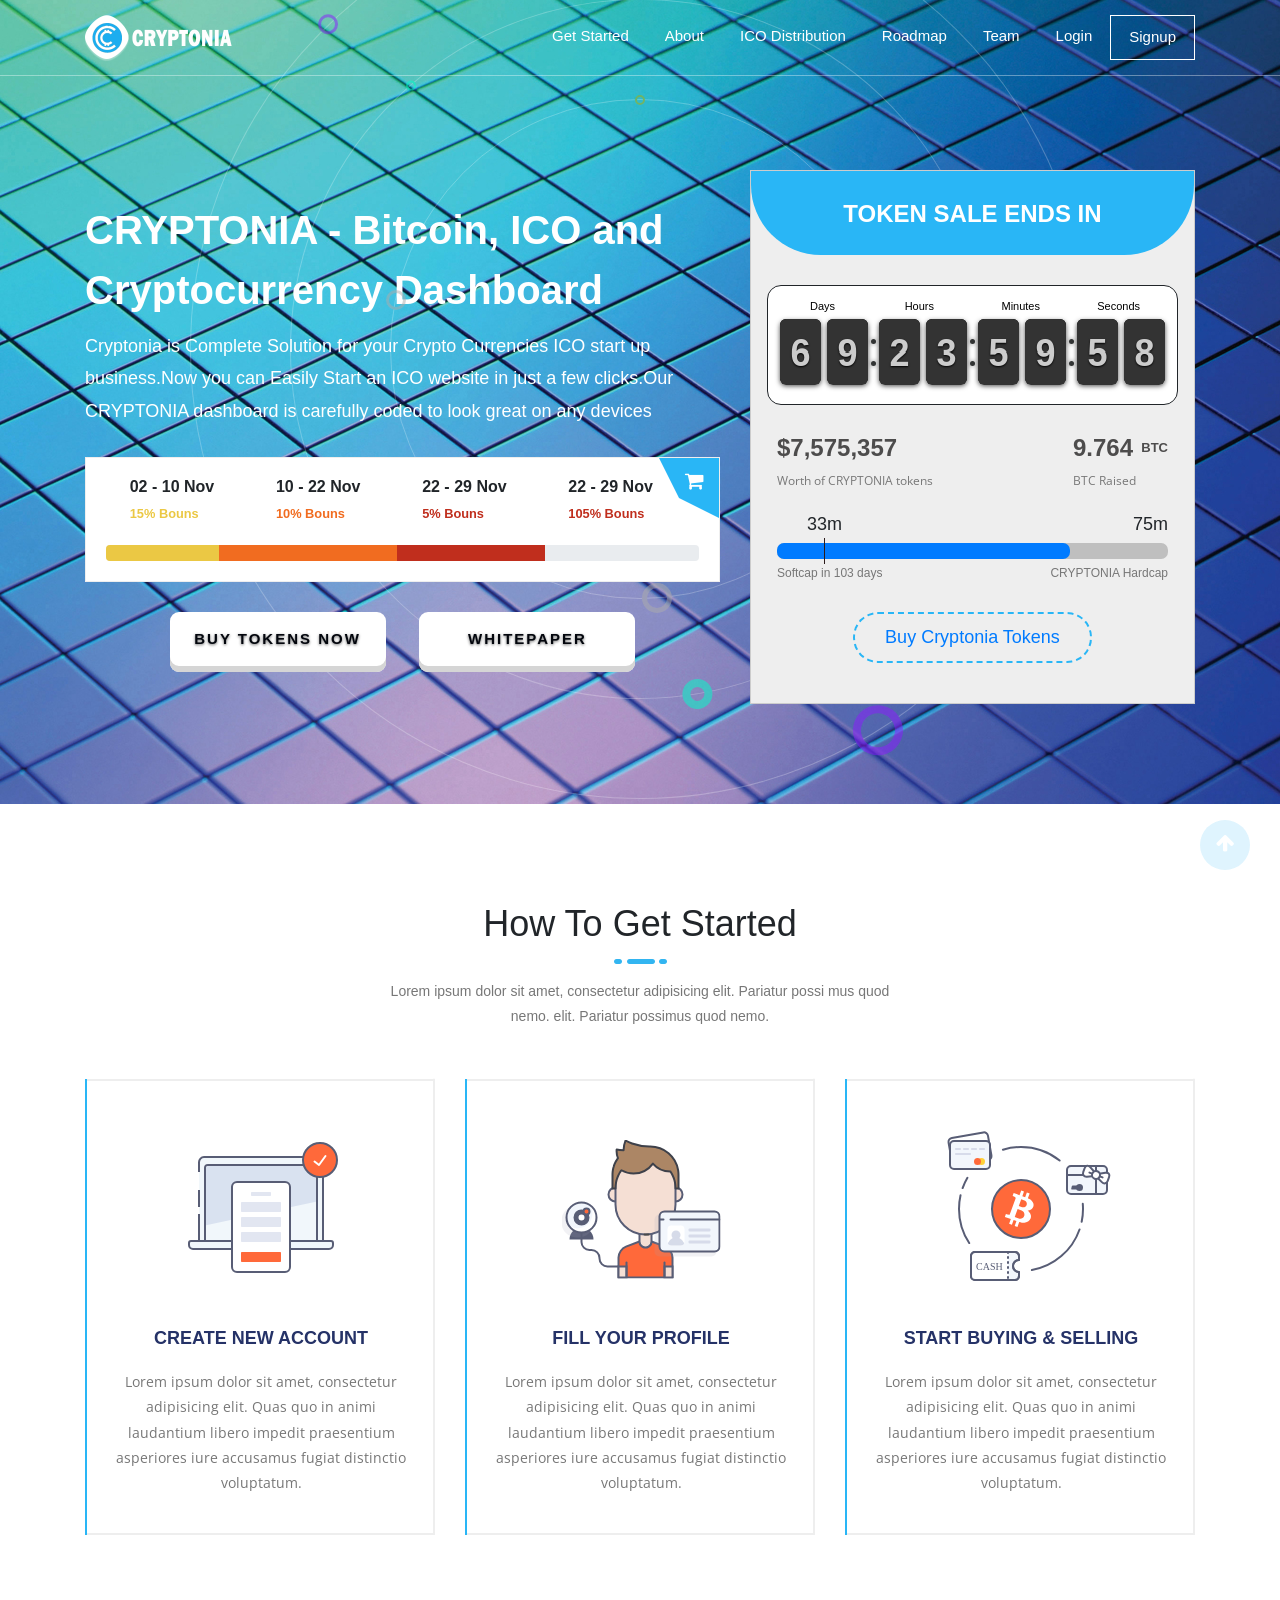
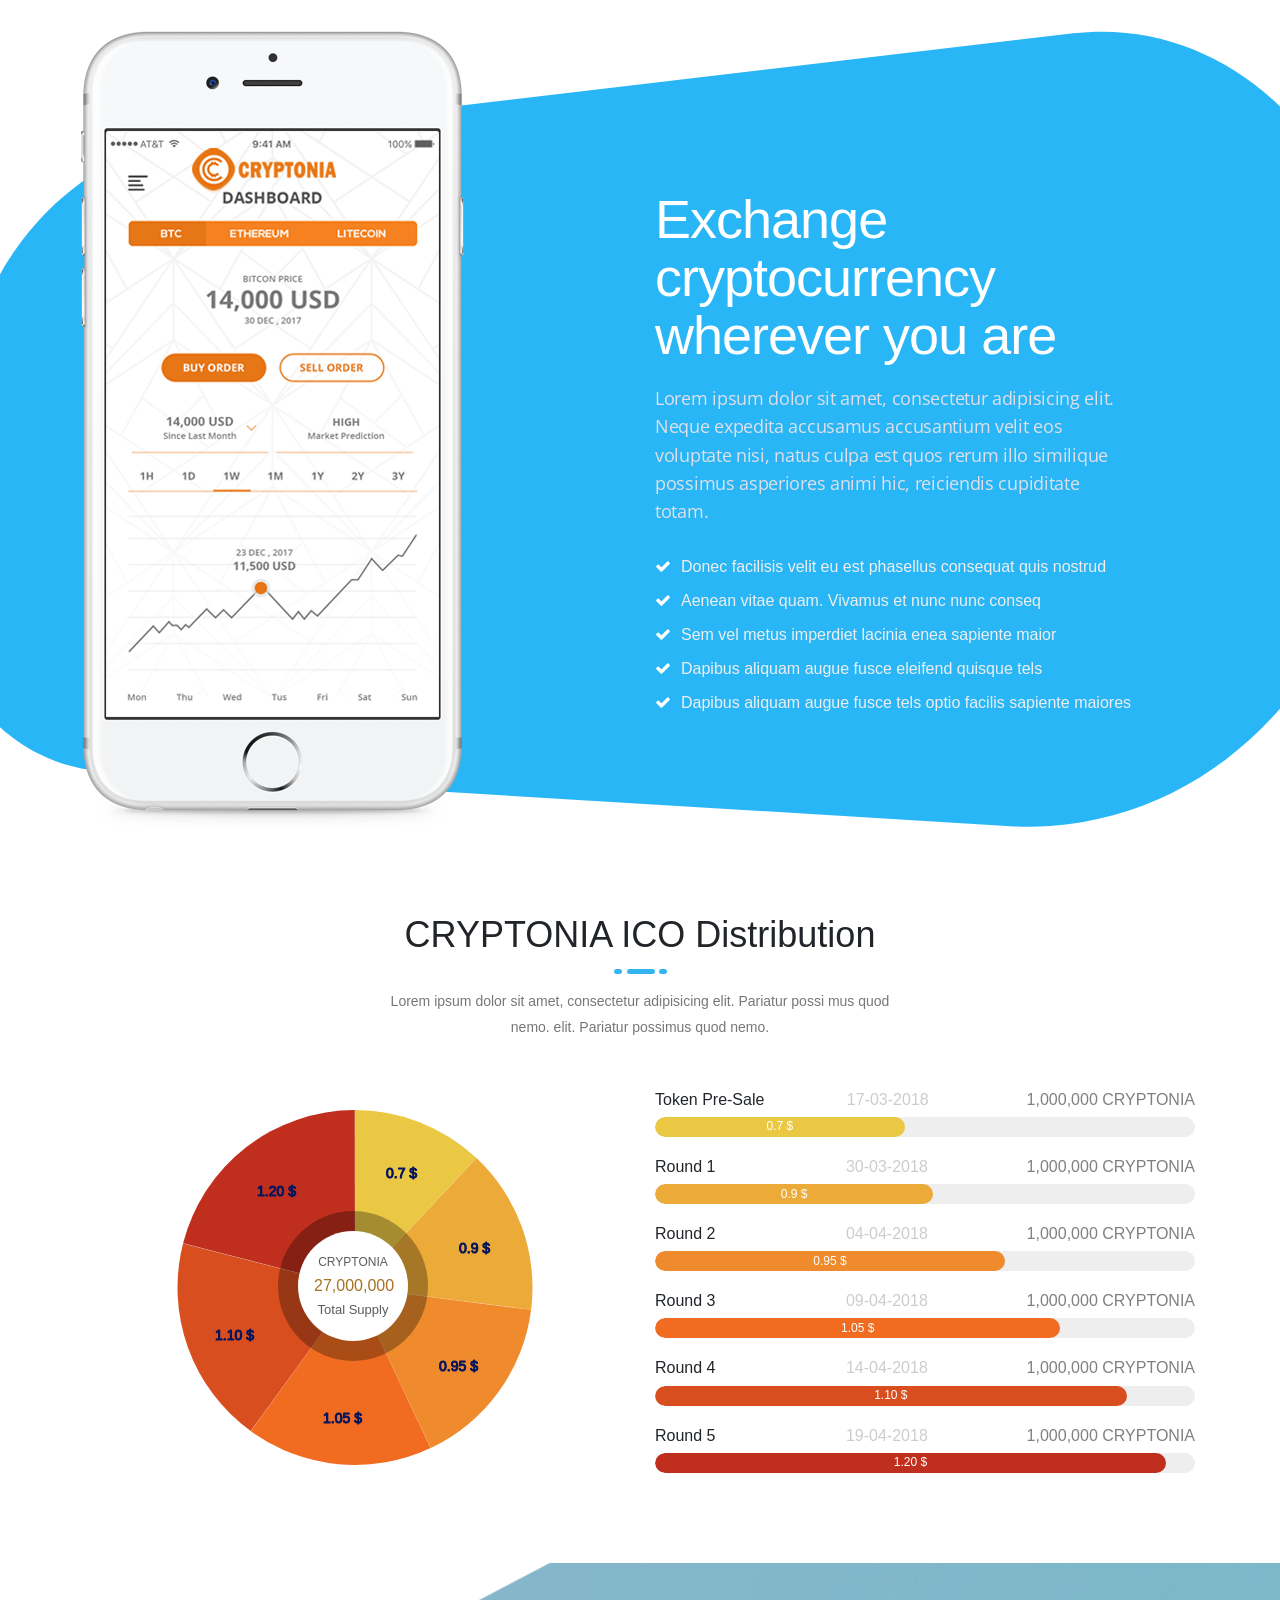
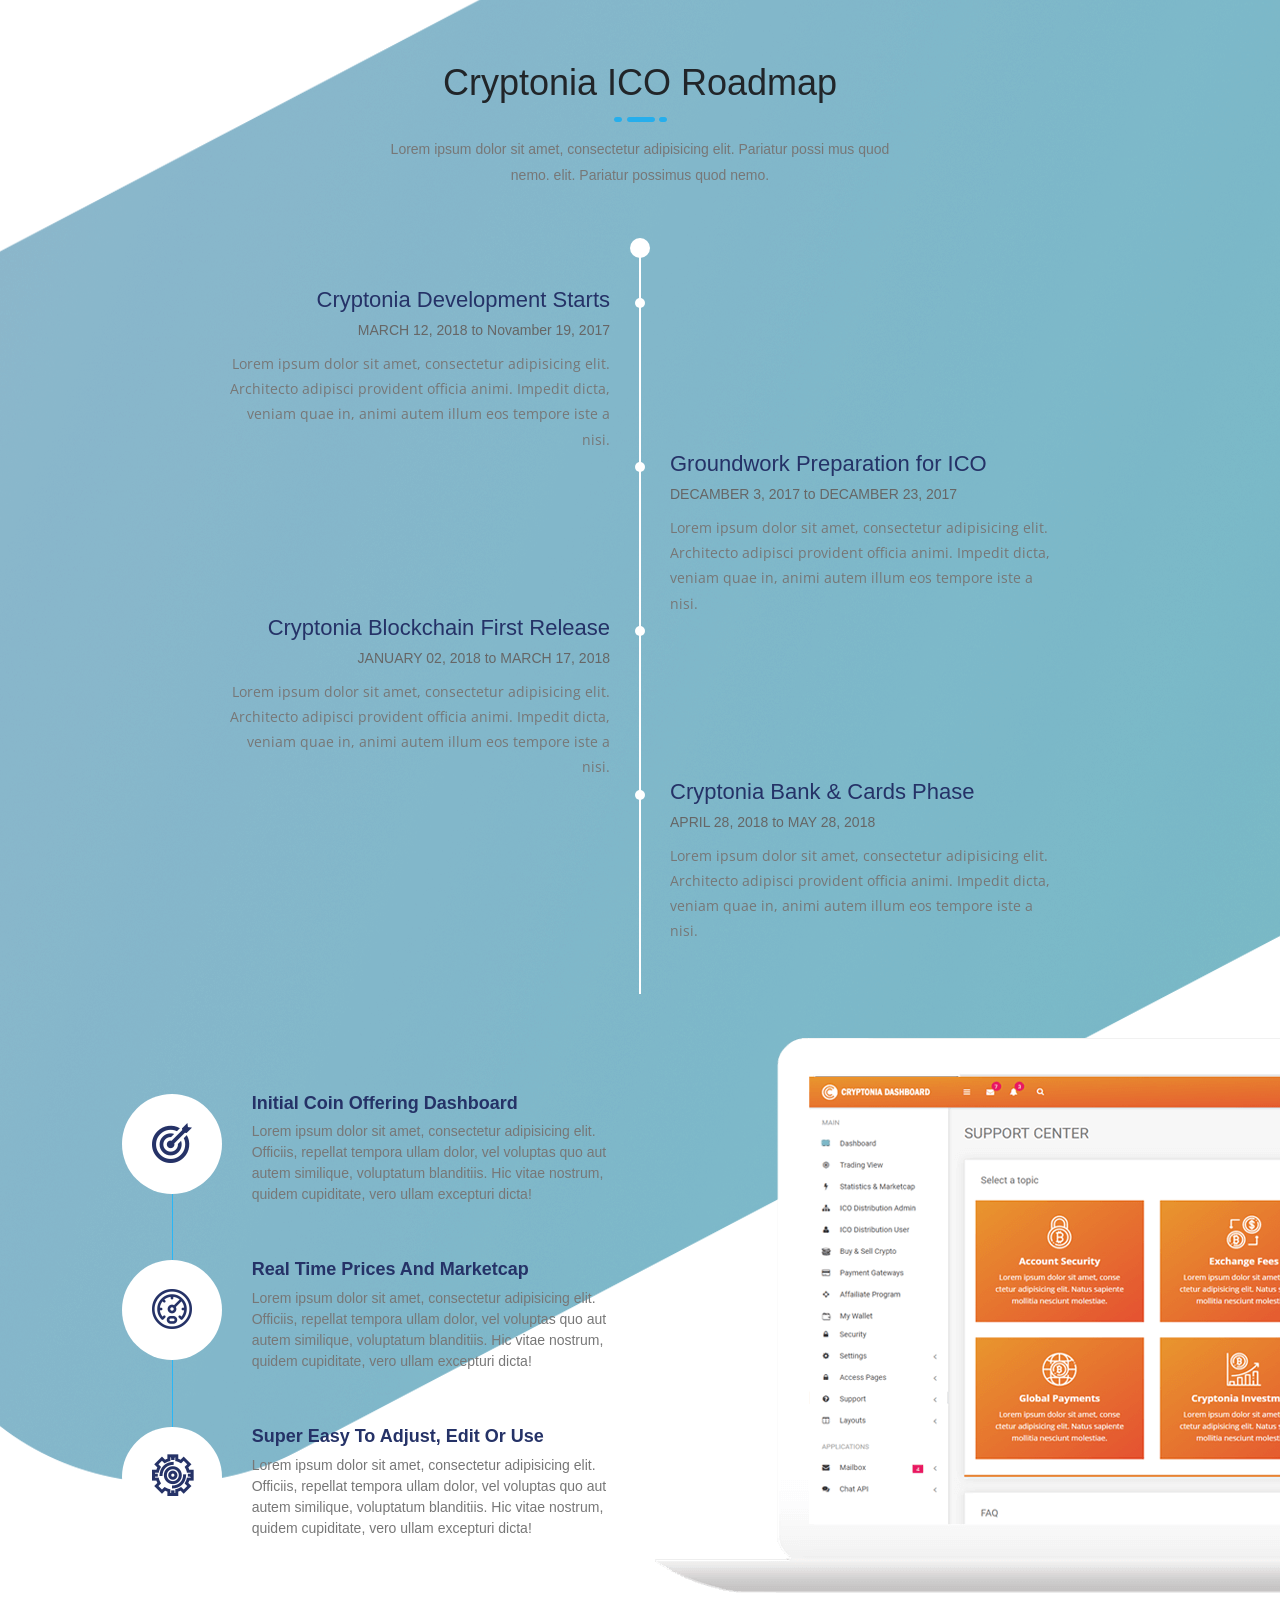
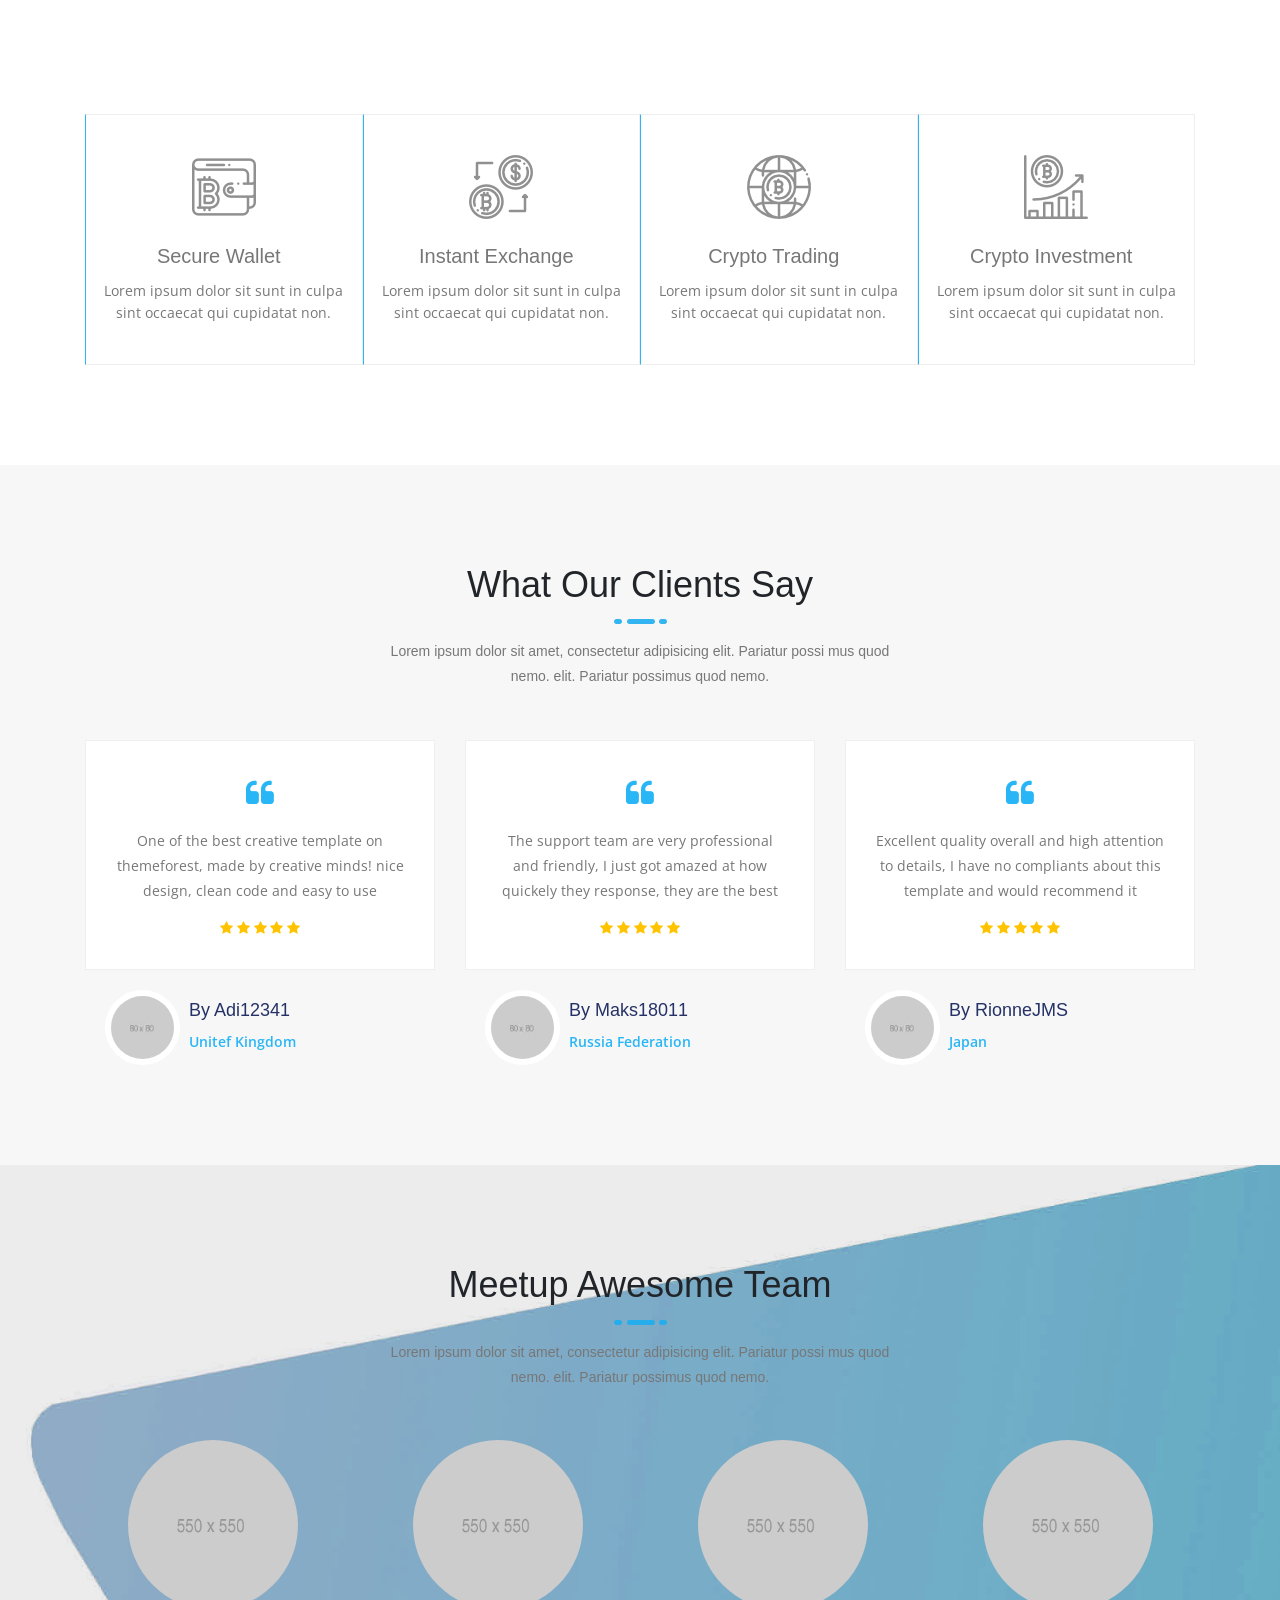
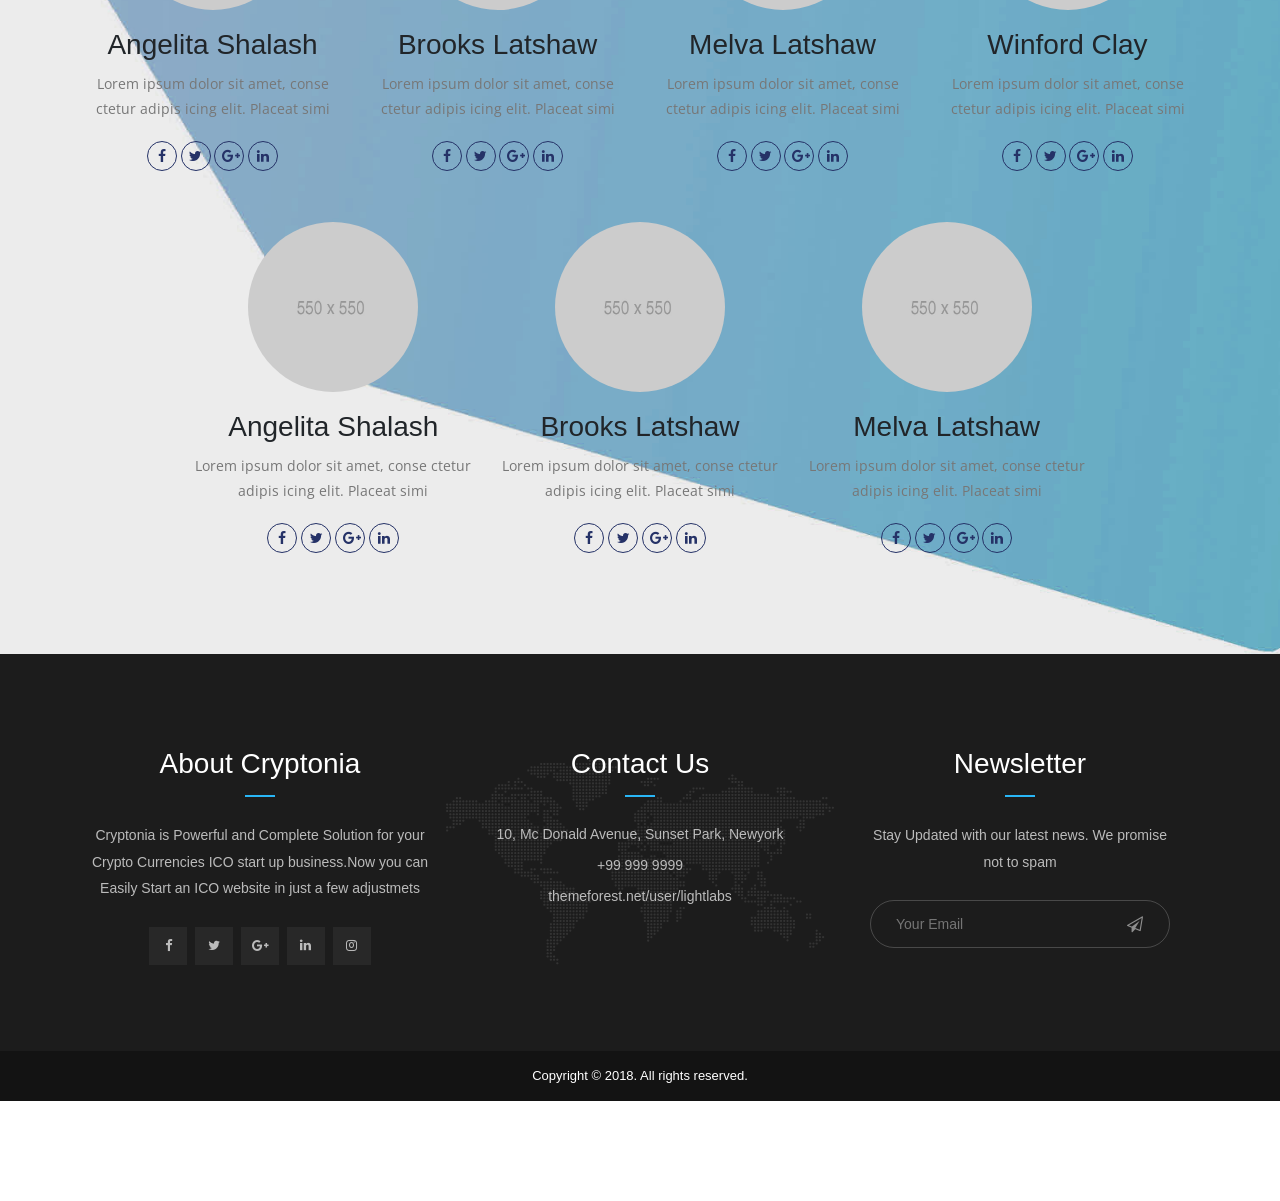
<file: intro/index.html>
<!DOCTYPE html>
<html lang="en">

<head>
<meta charset="UTF-8">
<title>Cryptonia: Bitcoin, ICO and Cryptocurrency Dashboard</title>
<meta name="viewport" content="width=device-width, initial-scale=1">
<meta name="viewport" content="width=device-width, initial-scale=1, maximum-scale=1">
<meta http-equiv="X-UA-Compatible" content="IE=edge" />
<link rel="shortcut icon" href="images/favicon.png" type="image/x-icon">

<link href="https://fonts.googleapis.com/css?family=Open+Sans:400,600,700" rel="stylesheet">

<link href="css/bootstrap.min.css" rel="stylesheet">
<link href="css/bootstrap-grid.css" rel="stylesheet">

<link href="css/font-awesome.min.css" rel="stylesheet">
<link href="css/flaticon.css" rel="stylesheet">
<link href="css/font-icons.css" rel="stylesheet">


<link rel="stylesheet" type="text/css" href="css/animate.css">

<link rel="stylesheet" type="text/css" href="css/flipclock.css">

<link rel="stylesheet" type="text/css" href="css/owl.carousel.min.css">
<link rel="stylesheet" type="text/css" href="css/owl.theme.default.min.css">

<link href="css/style.css" rel="stylesheet">
<link href="css/color2.css" rel="stylesheet">


</head>
<body data-spy="scroll" data-target=".navbar">

	<!-- ======================================= 
    ==Start nav section==  
    =======================================-->
	<nav class="navbar navbar-expand-md navbar-dark fixed-top nav-base dark" id="minify_nav">
		<div class="container">
			<a class="navbar-brand" href="index-2.html">
				<img class="toggle-logo logo-white" src="images/logo.png" alt="">
				<img class="toggle-logo logo-blue" src="images/toggle-logo.png" alt="">
			</a>
			<button class="navbar-toggler" type="button" data-toggle="collapse" data-target="#navigation" aria-controls="navigation" aria-expanded="false" aria-label="Toggle navigation">
				<i class="fa fa-bars"></i>
			</button>
			<div class="collapse navbar-collapse" id="navigation">
				<ul class="navbar-nav ml-auto">
					<li class="nav-ite"><a class="nav-link" href="#start">Get started<span class="sr-only"></span></a></li>
					<li class="nav-item"><a class="nav-link" href="#about">About<span class="sr-only"></span></a></li>
					<li class="nav-item"><a class="nav-link" href="#ico">ICO Distribution</a></li>
					<li class="nav-item"><a class="nav-link" href="#roadmap">Roadmap<span class="sr-only"></span></a></li>
					<li class="nav-item"><a class="nav-link" href="#team">Team</a></li>
					<li class="nav-item"><a class="nav-link" href="../HTML-dashboard/ui-login.html">Login</a></li>
					<li class="nav-item"><a class="nav-link special" href="../HTML-dashboard/ui-register.html">Signup</a></li>

				</ul>
				
			</div>
		</div>
	</nav>
	<!-- ======================================= 
    ==End nav section==  
    =======================================-->


	<!-- ======================================= 
    ==Start main header section==  
    =======================================-->
	<section class="main-header demo1" style="overflow:hidden" id="main">
		<div class="home-cont">
			<div class="container">
				<div class="row">
					<div class="col-xl-7 col-lg-6 col-md-12 ">
						<div class="main-header-sub sub text-left">
							<div class="content-text">
								<h1>CRYPTONIA - Bitcoin, ICO and Cryptocurrency Dashboard</h1>
								<h3>Cryptonia  is Complete Solution for your Crypto Currencies ICO start up business.Now you can Easily Start an ICO website in just a few clicks.Our CRYPTONIA dashboard is carefully coded to look great on any devices</h3>
								<div class="current-ico-bouns">
									<a href="#" class="buy-now"><i class="fa fa-shopping-cart"></i></a>
									<div class="bouns-progress">
										<ul class="bouns-labels-list list-unstyled list-inline">
											<li>
												<h4>02 - 10 Nov</h4>
												<h4><small class="color1">15% Bouns</small></h4>
											</li>
											<li>
												<h4>10 - 22 Nov</h4>
												<h4><small class="color2">10% Bouns</small></h4>
											</li>
											<li>
												<h4>22 - 29 Nov</h4>
												<h4><small class="color3">5% Bouns</small></h4>
											</li>
											<li>
												<h4>22 - 29 Nov</h4>
												<h4><small class="color3">105% Bouns</small></h4>
											</li>
										</ul>
										<div class="progress">
											<div class="progress-bar bg-color1" role="progressbar" style="width: 19%" aria-valuenow="15" aria-valuemin="0" aria-valuemax="100"></div>
											<div class="progress-bar bg-color2" role="progressbar" style="width: 30%" aria-valuenow="30" aria-valuemin="0" aria-valuemax="100"></div>
											<div class="progress-bar bg-color3" role="progressbar" style="width: 25%" aria-valuenow="20" aria-valuemin="0" aria-valuemax="100"></div>
										</div>
									</div>
								</div>
								<div class="current-ico-bouns buttons">
									<div class="bouns-progress text-center">
										<a href="#" class="special-btn text-center">Buy tokens now</a>
										<a href="#" class="special-btn text-center">Whitepaper</a>
									</div>
								</div>
								

							</div>
						</div>
					</div>
					<div class="col-xl-5 col-lg-6 col-md-12">
						<div class="counter-down">

							<div class="content">
								<div class="conuter-header">
									<h3 class="text-center">TOKEN SALE ENDS IN</h3>
								</div>
								<div class="counterdown-content">
									<div class="clock-wrapper">
										<div class="clock"></div>
									</div>
									<div class="ico-sales-status mt30 mb-30 o-hidden">
										<div class="pull-left">
											<h3 class="dollar-earning">$7,575,357</h3>
											<p style="padding-left:10px">Worth of CRYPTONIA tokens</p>
										</div>
										<div class="pull-right">
											<h3 class="btc-earning">9.764 <span>BTC</span></h3>
											<p>BTC Raised</p>
										</div>
									</div>
									<div class="ico-progress">
			                           <ul class="list-unstyled list-inline clearfix mb-10">
			                              <li class="title">33m</li>
			                              <li class="strength">75m</li>
			                           </ul>
			                           <!-- skill strength -->
			                           <div class="current-progress">
			                              <div class="progress-bar has-gradient" style="width: 75%"></div>
			                           </div>
			                           <span class="pull-left">Softcap in 103 days</span>
			                           <span class="pull-right">CRYPTONIA Hardcap</span>
			                        </div>
			                        <div class="buy-tokens-wrapper text-center mt30 o-hidden">
			                        	<a href="" class="buy-tokens has-gradient">Buy Cryptonia Tokens</a>
			                        </div>
								</div>
								
							</div>
							
						</div>
					</div>
				</div>
			</div>
		</div>
		<div class="round-header-circle hidden-sm hidden-xs">
			<div class="round-animate">
				<div class="round-1">
					<span class="r-1"></span>
					<span class="r-2"></span>
					<span class="r-3"></span>
					<span class="r-4"></span>
				</div>
				<div class="round-2">
					<span class="r-1"></span>
					<span class="r-2"></span>
					<span class="r-3"></span>
					<span class="r-4"></span>
				</div>
				<div class="round-3">
					<span class="r-1"></span>
					<span class="r-2"></span>
					<span class="r-3"></span>
					<span class="r-4"></span>
				</div>
			</div>
		</div>
	</section>
	<!-- ======================================= 
    ==End main header section==  
    =======================================-->

    <!-- ======================================= 
    ==Start Our services section==  
    =======================================-->
	<section class="our-services" style="padding-bottom:70px" id="start">
		<div class="container">
			<div class="title-box">
				<h2 class="title-center">How to Get Started</h2>
				<p class="description text-center">Lorem ipsum dolor sit amet, consectetur adipisicing elit. Pariatur possi mus quod nemo. elit. Pariatur possimus quod nemo.</p>
			</div>
			<div class="row">
				<div class="col-lg-4 col-md-6 col-sm-12">
					<div class="single-service-item">
					
						<span class="top-border"></span>
	                    <span class="right-border"></span>
	                    <span class="bottom-border"></span>
						
						<div class="service-left-bg"></div>
						<div class="service-icon">
							<img class="icon center-block" src="images/icons/feature-1.svg" alt="">
						</div>
						<div class="service-text">
							<h4><a href="#">Create New Account</a></h4>
							<p>Lorem ipsum dolor sit amet, consectetur adipisicing elit. Quas quo in animi laudantium libero impedit praesentium asperiores iure accusamus fugiat distinctio voluptatum.</p>
						</div>
					</div>
				</div>
				<div class="col-lg-4 col-md-6 col-sm-12">
					<div class="single-service-item">
					
						<span class="top-border"></span>
	                    <span class="right-border"></span>
	                    <span class="bottom-border"></span>
						
						<div class="service-left-bg"></div>
						<div class="service-icon">
							<img class="icon center-block" src="images/icons/feature-2.svg" alt="">
						</div>
						<div class="service-text">
							<h4><a href="#">FILL YOUR PROFILE</a></h4>
							<p>Lorem ipsum dolor sit amet, consectetur adipisicing elit. Quas quo in animi laudantium libero impedit praesentium asperiores iure accusamus fugiat distinctio voluptatum.</p>
						</div>
					</div>
				</div>
				<div class="col-lg-4 col-md-6 col-sm-12">
					<div class="single-service-item">
					
						<span class="top-border"></span>
	                    <span class="right-border"></span>
	                    <span class="bottom-border"></span>
						
						<div class="service-left-bg"></div>
						<div class="service-icon">
							<img class="icon center-block" src="images/icons/feature-3.svg" alt="">
						</div>
						<div class="service-text">
							<h4><a href="#">START BUYING & Selling</a></h4>
							<p>Lorem ipsum dolor sit amet, consectetur adipisicing elit. Quas quo in animi laudantium libero impedit praesentium asperiores iure accusamus fugiat distinctio voluptatum.</p>
						</div>
					</div>
				</div>
				
			</div>
		</div>	
	</section>
	<!-- ======================================= 
    ==End our sevices section==  
    =======================================-->

	<div class="clearfix"></div>

    <!-- ======================================= 
    ==Start money-exchange section==  
    =======================================-->
	<section class="money-exchange" id="about">

	<img class="bg-shape-bot" src="svg/homepage_bg.svg" alt=" bg bottom">
	    <div class="container">
	        <div class="row flex-md-row-reverse">
	            <div class="col-md-6">
	                <div class="money-exchange-right">
	                    <h2 data-aos="fade-up" class="">Exchange cryptocurrency wherever you are</h2>
	                    <p data-aos="fade-up" class="">Lorem ipsum dolor sit amet, consectetur adipisicing elit. Neque expedita accusamus accusantium velit eos voluptate nisi, natus culpa est quos rerum illo similique possimus asperiores animi hic, reiciendis cupiditate totam.</p>
	                    <ul class="s-list list-unstyled mb-20">
							<li><span class="fa fa-check"></span>Donec facilisis velit eu est phasellus consequat quis nostrud</li>
							<li><span class="fa fa-check"></span>Aenean vitae quam. Vivamus et nunc nunc conseq</li>
							<li><span class="fa fa-check"></span>Sem vel metus imperdiet lacinia enea sapiente maior</li>
							<li><span class="fa fa-check"></span>Dapibus aliquam augue fusce eleifend quisque tels</li>
							<li><span class="fa fa-check"></span>Dapibus aliquam augue fusce tels optio facilis sapiente maiores</li>
						</ul>
	                </div>
	                
	            </div>
	            <div class="col-md-6">
	                <div class="money-exchange-left" >
	                	<img style="max-height: 798px" class="center-block" src="images/phone.png" alt="Phone">
	                </div>
	            </div>
	        </div>
	    </div>
	</section>
	<!-- ======================================= 
    ==End money-exchange section==  
    =======================================-->

    <!-- ======================================= 
    ==Start ICO Distribution section==  
    =======================================-->
	<section class="ico-distribution" style="padding-bottom:70px" id="ico">
		<div class="container">
			<div class="title-box">
				<h2 class="title-center">CRYPTONIA ICO Distribution</h2>
				<p class="description text-center">Lorem ipsum dolor sit amet, consectetur adipisicing elit. Pariatur possi mus quod nemo. elit. Pariatur possimus quod nemo.</p>
			</div>
			<div class="row">
				<div class="col-lg-6 col-md-12 col-xs-12 ">
                    <!--<img src="images/chart.png" class="pie"-->
                    <div id="container"></div>
                    <div class="center-values">
                        <span class="phx trix">CRYPTONIA</span><br>
                        <h6 class="margin-btm">27,000,000 </h6>
                        <span class="phx">Total Supply</span>
                    </div>
                </div>
                <div class="col-lg-6 col-md-12 col-xs-12 progress-div">
                    <!-- Blue -->
                    <h6 class="angle-round">Token Pre-Sale <span style="margin-left: 78px; color:#ccc;">17-03-2018</span><span class="number">1,000,000 CRYPTONIA</span></h6>
                    <div class="progress progress-cls">
                      <div class="progress-bar background-one" style="width:46.27% !important;">0.7 $</div>
                    </div>
                    
                    <!-- Green -->
                     <h6 class="angle-round">Round 1 <span style="margin-left: 126px; color:#ccc;">30-03-2018</span><span class="number">1,000,000 CRYPTONIA</span></h6>
                    <div class="progress progress-cls">
                      <div class="progress-bar background-two" style="background-color: #ecaa38 !important;width:51.54% !important;">0.9 $</div>
                    </div>
                    
                    <!-- Turquoise -->
                     <h6 class="angle-round">Round 2 <span style="margin-left: 126px; color:#ccc;">04-04-2018</span><span class="number">1,000,000 CRYPTONIA</span></h6>
                    <div class="progress progress-cls">
                      <div class="progress-bar background-three" style="background-color: #ef8b2c !important;width:64.81% !important;">0.95 $</div>
                    </div>
                    
                    <!-- Orange -->
                     <h6 class="angle-round">Round 3 <span style="margin-left: 126px; color:#ccc;">09-04-2018</span><span class="number">1,000,000 CRYPTONIA</span></h6>
                    <div class="progress progress-cls">
                       <div class="progress-bar" style="background-color:#f16c20 !important;width:75.08% !important;">1.05 $</div>
                    </div>
                    
                    <!-- Red -->
                     <h6 class="angle-round">Round 4 <span style="margin-left: 126px; color:#ccc;">14-04-2018</span><span class="number">1,000,000 CRYPTONIA</span></h6>
                    <div class="progress progress-cls">
                      <div class="progress-bar" style="background-color:#d94e1f !important; width:87.35% !important;">1.10 $</div>
                    </div>
                    
                    <!-- Red -->
                     <h6 class="angle-round">Round 5 <span style="margin-left: 126px; color:#ccc;">19-04-2018</span><span class="number">1,000,000 CRYPTONIA</span></h6>
                    <div class="progress progress-cls">
                      <div class="progress-bar" style="background-color:#c02e1d !important; width:94.62% !important;">1.20 $</div>
                    </div>
                </div>
			</div>
		</div>	
	</section>
	<!-- ======================================= 
    ==End ICO distribution section==  
    =======================================-->    

    <div class="clearfix"></div>
	
	<div class="two-wrapper" id="close" style="background-position-y: -100px;">
        <!-- ======================================= 
    	==Start Roadmap section==  
    	=======================================-->
		<section class="roadmap" style="padding-bottom:0" id="roadmap">
			<div class="title-box">
				<h2 class="title-center">Cryptonia ICO Roadmap</h2>
				<p class="description text-center">Lorem ipsum dolor sit amet, consectetur adipisicing elit. Pariatur possi mus quod nemo. elit. Pariatur possimus quod nemo.</p>
			</div>
			<div class="container">
	        	<div class="row">
	            	<div class="timeline-split">
                    <div class="col-lg-10 col-lg-offset-1 col-md-12 col-sm-12">
                        <div class="timeline section-box-margin">
                            <div class="block block-left">
                               <h3>Cryptonia Development Starts</h3>
                               <span>MARCH 12, 2018 to Novamber 19, 2017</span>
                               <p>Lorem ipsum dolor sit amet, consectetur adipisicing elit. Architecto adipisci provident officia animi. Impedit dicta, veniam quae in, animi autem illum eos tempore iste a nisi.</p>
                            </div>

                            <div class="block block-right mt-30">
                               <h3>Groundwork Preparation for ICO</h3>
                               <span>DECAMBER 3, 2017 to DECAMBER 23, 2017</span>
                               <p>Lorem ipsum dolor sit amet, consectetur adipisicing elit. Architecto adipisci provident officia animi. Impedit dicta, veniam quae in, animi autem illum eos tempore iste a nisi.</p>
                            </div>

                            <div class="block block-left mt-30">
                               <h3>Cryptonia Blockchain First Release</h3>
                               <span>JANUARY 02, 2018 to MARCH 17, 2018</span>
                               <p>Lorem ipsum dolor sit amet, consectetur adipisicing elit. Architecto adipisci provident officia animi. Impedit dicta, veniam quae in, animi autem illum eos tempore iste a nisi.</p>
                            </div>

                            <div class="block block-right mt-30">
                               <h3>Cryptonia Bank & Cards Phase</h3>
                               <span>APRIL 28, 2018 to MAY 28, 2018</span>
                               <p>Lorem ipsum dolor sit amet, consectetur adipisicing elit. Architecto adipisci provident officia animi. Impedit dicta, veniam quae in, animi autem illum eos tempore iste a nisi.</p>
                            </div>
                            <div class="circle"></div>
                        </div>
                    </div>
                </div>
	            </div>
	        </div>
		</section>
		<!-- ======================================= 
    	==End Roadmap section==  
   	 	=======================================-->
		

		<!-- ======================================= 
    	==Start Features section==  
    	=======================================-->
		<section class="o-hidden">
			<div class="container-fluid">
				<div class="row">
					<div class="services-column col-lg-5 col-lg-offset-1 col-md-10 col-md-offset-1 col-xs-12">
	                    <!--Services Block Four-->
	                    <div class="services-block-four">
	                        <div class="inner-box">
	                            <div class="icon-box">
	                                <span class="icon flaticon-target"></span>
	                            </div>
	                            <h3><a href="#">Initial coin offering dashboard</a></h3>
	                            <div class="text">Lorem ipsum dolor sit amet, consectetur adipisicing elit. Officiis, repellat tempora ullam dolor, vel voluptas quo aut autem similique, voluptatum blanditiis. Hic vitae nostrum, quidem cupiditate, vero ullam excepturi dicta!</div>
	                            
	                        </div>
	                    </div>

	                    <!--Services Block Four-->
	                    <div class="services-block-four">
	                        <div class="inner-box">
	                            <div class="icon-box">
	                                <span class="icon flaticon-speedometer"></span>
	                            </div>
	                            <h3><a href="#">Real time prices and marketcap</a></h3>
	                            <div class="text">Lorem ipsum dolor sit amet, consectetur adipisicing elit. Officiis, repellat tempora ullam dolor, vel voluptas quo aut autem similique, voluptatum blanditiis. Hic vitae nostrum, quidem cupiditate, vero ullam excepturi dicta!</div>
	                        </div>
	                    </div>
	                    
	                    <!--Services Block Four-->
	                    <div class="services-block-four">
	                        <div class="inner-box">
	                            <div class="icon-box">
	                                <span class="icon flaticon-cogwheel" style="font-weight: 600;"></span>
	                            </div>
	                            <h3><a href="#">Super easy to adjust, edit or use</a></h3>
	                            <div class="text">Lorem ipsum dolor sit amet, consectetur adipisicing elit. Officiis, repellat tempora ullam dolor, vel voluptas quo aut autem similique, voluptatum blanditiis. Hic vitae nostrum, quidem cupiditate, vero ullam excepturi dicta!</div>
	                        </div>
	                    </div>
	                    
                	</div>
                	<div class="service-img-wrapper col-lg-6 col-md-12 col-sm-12">
                		<div class="image-box">
							<img src="images/laptop2.png" class="" alt="">
						</div>
                	</div>
				</div>
			</div>
		</section>
		<!-- ======================================= 
    	==End Features section==  
    	=======================================-->

	</div>

	<!-- ======================================= 
	==Start banner section==  
	=======================================-->
    <section class="intro o-hidden no-padding-top">
        <div class="container">
        	<div class="intro-wrapper has-gradient o-hidden">
        		<div class="single-info-item col-md-3 col-xs-12">        
                    <div class="info-icon">
                        <img src="images/icons/1.png" class="center-block" alt="">
                    </div>
                    <div class="info-text">
                        <h3><a href="#">Secure Wallet</a></h3>
                        <p>Lorem ipsum dolor sit sunt in culpa sint occaecat qui cupidatat non.</p>
                    </div>
                </div>
                <div class="single-info-item col-md-3 col-xs-12">        
                    <div class="info-icon">
                        <img src="images/icons/2.png" class="center-block" alt="">
                    </div>
                    <div class="info-text">
                        <h3><a href="#">Instant Exchange</a></h3>
                        <p>Lorem ipsum dolor sit sunt in culpa sint occaecat qui cupidatat non.</p>
                    </div>
                </div>
                <div class="single-info-item col-md-3 col-xs-12">        
                    <div class="info-icon">
                        <img src="images/icons/3.png" class="center-block" alt="">
                    </div>
                    <div class="info-text">
                        <h3><a href="#">Crypto Trading</a></h3>
                        <p>Lorem ipsum dolor sit sunt in culpa sint occaecat qui cupidatat non.</p>
                    </div>
                </div>
                <div class="single-info-item col-md-3 col-xs-12">        
                    <div class="info-icon">
                        <img src="images/icons/4.png" class="center-block" alt="">
                    </div>
                    <div class="info-text">
                        <h3><a href="#">Crypto Investment</a></h3>
                        <p>Lorem ipsum dolor sit sunt in culpa sint occaecat qui cupidatat non.</p>
                    </div>
                </div>
        	</div>
        </div>
    </section>
    <!-- ======================================= 
	==End banner section==  
	=======================================-->
	
	<div class="clearfix"></div>

	<!-- ======================================= 
    ==Start Testimonials section==  
    =======================================-->

    <section class="testimonial" id="testimonial">
    	<div class="title-box">
			<h2 class="title-center">What our clients say</h2>
			<p class="description text-center">Lorem ipsum dolor sit amet, consectetur adipisicing elit. Pariatur possi mus quod nemo. elit. Pariatur possimus quod nemo.</p>
		</div>
    	<div class="container">
    		<div class="row">
    			<div class="col-md-4 col-sm-6 col-xs-12">
	                <div class="testimonial-item">
	                    <div class="content">
	                        <span class="fa fa-quote-left"></span>
	                        <p>One of the best creative template on themeforest, made by creative minds! nice design, clean code and easy to use</p>

	                        <ul class="rating">
	                            <li class="fa fa-star"></li>
	                            <li class="fa fa-star"></li>
	                            <li class="fa fa-star"></li>
	                            <li class="fa fa-star"></li>
	                            <li class="fa fa-star"></li>
	                        </ul>
	                    </div>
	                    <div class="author">
	                        <ul class="list-inline">
	                            <li>
	                                <img src="images/testimonials/testi-image-1.jpg" alt="">
	                            </li>
	                            <li>
	                                <h3>by Adi12341</h3>
	                                <p>Unitef Kingdom</p>
	                            </li>
	                        </ul>
	                    </div>
	                </div>     
	            </div>

	            <div class="col-md-4 col-sm-6 col-xs-12">
	                <div class="testimonial-item">
	                    <div class="content">
	                        <span class="fa fa-quote-left"></span>
	                        <p>The support team are very professional and friendly, I just got amazed at how quickely they response, they are the best</p>

	                        <ul class="rating">
	                            <li class="fa fa-star"></li>
	                            <li class="fa fa-star"></li>
	                            <li class="fa fa-star"></li>
	                            <li class="fa fa-star"></li>
	                            <li class="fa fa-star"></li>
	                        </ul>
	                    </div>
	                    <div class="author">
	                        <ul class="list-inline">
	                            <li>
	                                <img src="images/testimonials/testi-image-2.jpg" alt="">
	                            </li>
	                            <li>
	                                <h3>by maks18011</h3>
	                                <p>Russia Federation</p>
	                            </li>
	                        </ul>
	                    </div>
	                </div>     
	            </div>

	            <div class="col-md-4 col-sm-6 col-xs-12">
	                <div class="testimonial-item">
	                    <div class="content">
	                        <span class="fa fa-quote-left"></span>
	                        <p>Excellent quality overall and high attention to details, I have no compliants about this template and would recommend it</p>

	                        <ul class="rating">
	                            <li class="fa fa-star"></li>
	                            <li class="fa fa-star"></li>
	                            <li class="fa fa-star"></li>
	                            <li class="fa fa-star"></li>
	                            <li class="fa fa-star"></li>
	                        </ul>
	                    </div>
	                    <div class="author">
	                        <ul class="list-inline">
	                            <li>
	                                <img src="images/testimonials/testi-image-3.jpg" alt="">
	                            </li>
	                            <li>
	                                <h3>by rionneJMS</h3>
	                                <p>Japan</p>
	                            </li>
	                        </ul>
	                    </div>
	                </div>     
	            </div>
    		</div>
    	</div>
    </section>
    <!-- ======================================= 
    ==End Testimonials section==  
    =======================================-->


	<!-- ======================================= 
    ==Start team section==  
    =======================================-->

    <section class="team features" id="team">
    	<div class="title-box">
			<h2 class="title-center">Meetup awesome team</h2>
			<p class="description text-center">Lorem ipsum dolor sit amet, consectetur adipisicing elit. Pariatur possi mus quod nemo. elit. Pariatur possimus quod nemo.</p>
		</div>
    	<div class="container">
    		<div class="row">
    			
		     	<div class="col-lg-3 col-md-6 col-sm-12  col-xs-12">
                    <div class="team-member ">
                        <div class="team-img">
                            <img class="img-responsive center-block" src="images/team/person-1.jpg" alt="">
                        </div>
                        <div class="team-info">
                            <h3>Angelita Shalash</h3>
                        </div>
                        <p class="mb20">Lorem ipsum dolor sit amet, conse ctetur adipis icing elit. Placeat simi</p>
                        <ul class="social-icons list-inline list-unstyled">
                            <li><a href="#"><i class="fa fa-facebook icon-bordered icon-primary icon-xs"></i></a></li>
                            <li><a href="#"><i class="fa fa-twitter icon-bordered icon-primary icon-xs"></i></a></li>
                            <li><a href="#"><i class="fa fa-google-plus icon-bordered icon-primary icon-xs"></i></a></li>
                            <li><a href="#"><i class="fa fa-linkedin icon-bordered icon-primary icon-xs"></i></a></li>
                        </ul>
                    </div>
                </div>
                <div class="col-lg-3 col-md-6 col-sm-12  col-xs-12">
                    <div class="team-member ">
                        <div class="team-img">
                            <img class="img-responsive center-block" src="images/team/person-2.jpg" alt="">
                        </div>
                        <div class="team-info">
                            <h3>Brooks Latshaw</h3>
                        </div>
                        <p class="mb20">Lorem ipsum dolor sit amet, conse ctetur adipis icing elit. Placeat simi</p>
                        <ul class="social-icons list-inline list-unstyled">
                            <li><a href="#"><i class="fa fa-facebook icon-bordered icon-primary icon-xs"></i></a></li>
                            <li><a href="#"><i class="fa fa-twitter icon-bordered icon-primary icon-xs"></i></a></li>
                            <li><a href="#"><i class="fa fa-google-plus icon-bordered icon-primary icon-xs"></i></a></li>
                            <li><a href="#"><i class="fa fa-linkedin icon-bordered icon-primary icon-xs"></i></a></li>
                        </ul>
                    </div>
                </div>
                <div class="col-lg-3 col-md-6 col-sm-12  col-xs-12">
                    <div class="team-member ">
                        <div class="team-img">
                            <img class="img-responsive center-block" src="images/team/person-3.jpg" alt="">
                        </div>
                        <div class="team-info">
                            <h3>Melva Latshaw</h3>
                        </div>
                        <p class="mb20">Lorem ipsum dolor sit amet, conse ctetur adipis icing elit. Placeat simi</p>
                        <ul class="social-icons list-inline list-unstyled">
                            <li><a href="#"><i class="fa fa-facebook icon-bordered icon-primary icon-xs"></i></a></li>
                            <li><a href="#"><i class="fa fa-twitter icon-bordered icon-primary icon-xs"></i></a></li>
                            <li><a href="#"><i class="fa fa-google-plus icon-bordered icon-primary icon-xs"></i></a></li>
                            <li><a href="#"><i class="fa fa-linkedin icon-bordered icon-primary icon-xs"></i></a></li>
                        </ul>
                    </div>
                </div>
                <div class="col-lg-3 col-md-6 col-sm-12  col-xs-12">
                    <div class="team-member ">
                        <div class="team-img">
                            <img class="img-responsive center-block" src="images/team/person-4.jpg" alt="">
                        </div>
                        <div class="team-info">
                            <h3>Winford Clay</h3>
                        </div>
                        <p class="mb20">Lorem ipsum dolor sit amet, conse ctetur adipis icing elit. Placeat simi</p>
                        <ul class="social-icons list-inline list-unstyled">
                            <li><a href="#"><i class="fa fa-facebook icon-bordered icon-primary icon-xs"></i></a></li>
                            <li><a href="#"><i class="fa fa-twitter icon-bordered icon-primary icon-xs"></i></a></li>
                            <li><a href="#"><i class="fa fa-google-plus icon-bordered icon-primary icon-xs"></i></a></li>
                            <li><a href="#"><i class="fa fa-linkedin icon-bordered icon-primary icon-xs"></i></a></li>
                        </ul>
                    </div>
                </div>
		        
    		</div>
    		<div class="row">
    			<div class="col-md-10 offset-md-1">
			     	<div class="col-lg-4 col-md-6 col-sm-12  col-xs-12">
	                    <div class="team-member ">
	                        <div class="team-img">
	                            <img class="img-responsive center-block" src="images/team/person-1.jpg" alt="">
	                        </div>
	                        <div class="team-info">
	                            <h3>Angelita Shalash</h3>
	                        </div>
	                        <p class="mb20">Lorem ipsum dolor sit amet, conse ctetur adipis icing elit. Placeat simi</p>
	                        <ul class="social-icons list-inline list-unstyled">
	                            <li><a href="#"><i class="fa fa-facebook icon-bordered icon-primary icon-xs"></i></a></li>
	                            <li><a href="#"><i class="fa fa-twitter icon-bordered icon-primary icon-xs"></i></a></li>
	                            <li><a href="#"><i class="fa fa-google-plus icon-bordered icon-primary icon-xs"></i></a></li>
	                            <li><a href="#"><i class="fa fa-linkedin icon-bordered icon-primary icon-xs"></i></a></li>
	                        </ul>
	                    </div>
	                </div>
	                <div class="col-lg-4 col-md-6 col-sm-12  col-xs-12">
	                    <div class="team-member ">
	                        <div class="team-img">
	                            <img class="img-responsive center-block" src="images/team/person-2.jpg" alt="">
	                        </div>
	                        <div class="team-info">
	                            <h3>Brooks Latshaw</h3>
	                        </div>
	                        <p class="mb20">Lorem ipsum dolor sit amet, conse ctetur adipis icing elit. Placeat simi</p>
	                        <ul class="social-icons list-inline list-unstyled">
	                            <li><a href="#"><i class="fa fa-facebook icon-bordered icon-primary icon-xs"></i></a></li>
	                            <li><a href="#"><i class="fa fa-twitter icon-bordered icon-primary icon-xs"></i></a></li>
	                            <li><a href="#"><i class="fa fa-google-plus icon-bordered icon-primary icon-xs"></i></a></li>
	                            <li><a href="#"><i class="fa fa-linkedin icon-bordered icon-primary icon-xs"></i></a></li>
	                        </ul>
	                    </div>
	                </div>
	                <div class="col-lg-4 .col-6 col-md-12 col-sm-12 col-xs-12">
	                    <div class="team-member ">
	                        <div class="team-img">
	                            <img class="img-responsive center-block" src="images/team/person-3.jpg" alt="">
	                        </div>
	                        <div class="team-info">
	                            <h3>Melva Latshaw</h3>
	                        </div>
	                        <p class="mb20">Lorem ipsum dolor sit amet, conse ctetur adipis icing elit. Placeat simi</p>
	                        <ul class="social-icons list-inline list-unstyled">
	                            <li><a href="#"><i class="fa fa-facebook icon-bordered icon-primary icon-xs"></i></a></li>
	                            <li><a href="#"><i class="fa fa-twitter icon-bordered icon-primary icon-xs"></i></a></li>
	                            <li><a href="#"><i class="fa fa-google-plus icon-bordered icon-primary icon-xs"></i></a></li>
	                            <li><a href="#"><i class="fa fa-linkedin icon-bordered icon-primary icon-xs"></i></a></li>
	                        </ul>
	                    </div>
	                </div>
	             
		        </div>
    		</div>
    	</div>
    </section>
	<!-- ======================================= 
    ==End team section==  
    =======================================-->


	<!-- ======================================= 
    ==Start footer section==  
    =======================================-->
    <section class="main-footer footer-style-two text-center" id="contact">
        <!--Widgets Section-->
        <div class="widgets-section">
            <div class="container">
                 
                <div class="row clearfix">
                   <!--Footer Column-->
                   <div class="footer-column col-md-4 col-sm-6 col-xs-12">
                      <div class="footer-widget about-widget">
                         <h3 class="has-line-center">About Cryptonia</h3>
                         <div class="widget-content">
                            <div class="text">Cryptonia is Powerful and Complete Solution for your Crypto Currencies ICO start up business.Now you can Easily Start an ICO website in just a few adjustmets </div>
                               <ul class="social-links">
                                  <li><a href="#"><span class="fa fa-facebook-f"></span></a></li>
                                  <li><a href="#"><span class="fa fa-twitter"></span></a></li>
                                  <li><a href="#"><span class="fa fa-google-plus"></span></a></li>
                                  <li><a href="#"><span class="fa fa-linkedin"></span></a></li>
                                  <li><a href="#"><span class="fa fa-instagram"></span></a></li>
                               </ul>
                             </div>
                         </div>
                     </div><!--End Footer Column-->
                     
                     <!--Footer Column-->
                     <div class="footer-column col-md-4 col-sm-6 col-xs-12">
                         <div class="footer-widget contact-widget">
                             <h3 class="has-line-center">Contact Us</h3>
                             <div class="widget-content">
                                 <ul class="contact-info">
                                     <li><div class="icon"><span class="ui-computer-screen-2"></span></div></li>
                                     <li>10, Mc Donald Avenue, Sunset Park, Newyork</li>
                                     <li>+99 999 9999</li>
                                     <li><a href="https://themeforest.net/user/lightlabs">themeforest.net/user/lightlabs</a></li>
                                 </ul>
                             </div>
                         </div>
                     </div><!--End Footer Column-->
                     
                     <!--Footer Column-->
                     <div class="footer-column col-md-4 col-sm-12 col-xs-12">
                         <div class="footer-widget newsletter-widget">
                             <h3 class="has-line-center">Newsletter</h3>
                             <div class="widget-content">
                               <div class="text">Stay Updated with our latest news. We promise not to spam</div>
                                 <div class="newsletter-form">
                                     <form method="post">
                                         <div class="form-group">
                                             <input type="email" name="field-name" value="" placeholder="Your Email" required="">
                                             <button type="submit" class="send-btn"><span class="fa fa-paper-plane-o"></span></button>
                                         </div>
                                     </form>
                                 </div>
                             </div>
                         </div>
                     </div><!--End Footer Column-->
                     
                 </div>
             </div>
         </div>
        
        </section>
        <!-- ======================================= 
        ==End footer section==  
        =======================================-->



		<div class="copyright">
		    <h4 class="text-center"> Copyright © 2018. All rights reserved.</h4>
		</div>

		<!-- pre loader  -->
		<div class="preloader"></div>

		<a class="btn-lg scrollup"><i class="fa fa-arrow-up"></i></a>

		<script src="js/jquery.min.js"></script>
		<script src="js/popper.min.js"></script>

		<script src="js/bootstrap.min.js"></script>

		<script src="js/jquery.vide.min.js"></script>
		<script src="js/jquery.magnific-popup.min.js"></script>
		<script src="js/flipclock.min.js"></script>

		<!-- HighCharts -->
        <script src="js/highcharts.js"></script>
        <script src="js/create-highcarts.js"></script>

		<script src="js/jquery.waypoints.js"></script>
		<script src="js/wow.js"></script>

		<script src="js/modernizr-custom.js"></script>

		<script src="js/custom.js"></script>
	</body>

</html>
</file>
<file: intro/css/flaticon.css>
/*
  	Flaticon icon font: Flaticon
  	Creation date: 12/07/2017 19:46
  	*/

@font-face {
  font-family: "Flaticon";
  src: url("../fonts/flaticon.eot");
  src: url("../fonts/flaticond41d.eot?#iefix") format("embedded-opentype"),
       url("../fonts/flaticon.woff") format("woff"),
       url("../fonts/flaticon.ttf") format("truetype"),
       url("../fonts/flaticon.svg#Flaticon") format("svg");
  font-weight: normal;
  font-style: normal;
}

@media screen and (-webkit-min-device-pixel-ratio:0) {
  @font-face {
    font-family: "flaticon";
    src: url("../fonts/Flaticon.html#Flaticon") format("svg");
  }
}

[class^="flaticon-"]:before, [class*=" flaticon-"]:before,
[class^="flaticon-"]:after, [class*=" flaticon-"]:after {   
  font-family: Flaticon;
font-style: normal;
color: #253267;
}

.flaticon-location:before { content: "\f100"; }
.flaticon-signs:before { content: "\f101"; }
.flaticon-placeholder:before { content: "\f102"; }
.flaticon-telephone-1:before { content: "\f103"; }
.flaticon-telephone:before { content: "\f104"; }
.flaticon-target:before { content: "\f105"; }
.flaticon-stopwatch:before { content: "\f106"; }
.flaticon-clock:before { content: "\f107"; }
.flaticon-building:before { content: "\f108"; }
.flaticon-cabin:before { content: "\f109"; }
.flaticon-drawing:before { content: "\f10a"; }
.flaticon-light-bulb:before { content: "\f10b"; }
.flaticon-hammer:before { content: "\f10c"; }
.flaticon-drill:before { content: "\f10d"; }
.flaticon-brick-wall:before { content: "\f10e"; }
.flaticon-electric-tower:before { content: "\f10f"; }
.flaticon-window:before { content: "\f110"; }
.flaticon-wheelbarrow:before { content: "\f111"; }
.flaticon-loader:before { content: "\f112"; }
.flaticon-people-2:before { content: "\f113"; }
.flaticon-construction:before { content: "\f114"; }
.flaticon-email-filled-closed-envelope:before { content: "\f115"; }
.flaticon-people-1:before { content: "\f116"; }
.flaticon-people:before { content: "\f117"; }
.flaticon-flasks:before { content: "\f118"; }
.flaticon-cogwheel:before { content: "\f119"; }
.flaticon-motor:before { content: "\f11a"; }
.flaticon-bottle:before { content: "\f11b"; }
.flaticon-landscape:before { content: "\f11c"; }
.flaticon-speedometer:before { content: "\f11d"; }
.flaticon-fuel:before { content: "\f11e"; }
.flaticon-technology-1:before { content: "\f11f"; }
.flaticon-tools:before { content: "\f120"; }
.flaticon-technology:before { content: "\f121"; }
.flaticon-arrows:before { content: "\f122"; }
</file>
<file: intro/css/font-icons.css>
/* UI Icons  */
@font-face {
  font-family: 'ui-icons';
  src: url('../fonts/ui-icons.eot?28565742');
  src: url('../fonts/ui-icons.eot?28565742#iefix') format('embedded-opentype'),
       url('../fonts/ui-icons.woff2?28565742') format('woff2'),
       url('../fonts/ui-icons.woff?28565742') format('woff'),
       url('../fonts/ui-icons.ttf?28565742') format('truetype'),
       url('../fonts/ui-icons.svg?28565742#ui-icons') format('svg');
  font-weight: normal;
  font-style: normal;
}
/* Chrome hack: SVG is rendered more smooth in Windozze. 100% magic, uncomment if you need it. */
/* Note, that will break hinting! In other OS-es font will be not as sharp as it could be */
/*
@media screen and (-webkit-min-device-pixel-ratio:0) {
  @font-face {
    font-family: 'ui-icons';
    src: url('../font/ui-icons.svg?28565742#ui-icons') format('svg');
  }
}
*/
 
 [class^="ui-"]:before, [class*=" ui-"]:before {
  font-family: "ui-icons";
  font-style: normal;
  font-weight: normal;
  speak: none;
 
  display: inline;
  text-decoration: inherit;
  text-align: center;
  /* opacity: .8; */
 
  /* For safety - reset parent styles, that can break glyph codes*/
  font-variant: normal;
  text-transform: none;

 
 
  /* you can be more comfortable with increased icons size */
  /* font-size: 120%; */
 
  /* Font smoothing. That was taken from TWBS */
  -webkit-font-smoothing: antialiased;
  -moz-osx-font-smoothing: grayscale;
 
  /* Uncomment for 3D effect */
  /* text-shadow: 1px 1px 1px rgba(127, 127, 127, 0.3); */
}
 
.ui-cassette-player:before { content: '\e800'; } /* '' */
.ui-charlie-chaplin:before { content: '\e801'; } /* '' */
.ui-chef-hat:before { content: '\e802'; } /* '' */
.ui-clock:before { content: '\e803'; } /* '' */
.ui-coffee-machine:before { content: '\e804'; } /* '' */
.ui-cog:before { content: '\e805'; } /* '' */
.ui-computer-imac:before { content: '\e806'; } /* '' */
.ui-computer-network:before { content: '\e807'; } /* '' */
.ui-computer-pc:before { content: '\e808'; } /* '' */
.ui-computer-screen-1:before { content: '\e809'; } /* '' */
.ui-check:before { content: '\e80a'; } /* '' */
.ui-contact-book:before { content: '\e80c'; } /* '' */
.ui-content-download:before { content: '\e80d'; } /* '' */
.ui-cooking-pot:before { content: '\e80e'; } /* '' */
.ui-crop:before { content: '\e80f'; } /* '' */
.ui-crown:before { content: '\e810'; } /* '' */
.ui-designer-cup:before { content: '\e811'; } /* '' */
.ui-diving-gear:before { content: '\e812'; } /* '' */
.ui-drink-cocktail:before { content: '\e813'; } /* '' */
.ui-drink-coffee:before { content: '\e814'; } /* '' */
.ui-e-mail:before { content: '\e815'; } /* '' */
.ui-envelope:before { content: '\e816'; } /* '' */
.ui-eyedropper:before { content: '\e817'; } /* '' */
.ui-fork-knife:before { content: '\e818'; } /* '' */
.ui-forklift:before { content: '\e819'; } /* '' */
.ui-fountain-pen-head-1:before { content: '\e81a'; } /* '' */
.ui-fountain-pen-head-2:before { content: '\e81b'; } /* '' */
.ui-gauge:before { content: '\e81c'; } /* '' */
.ui-globe:before { content: '\e81d'; } /* '' */
.ui-grid:before { content: '\e81e'; } /* '' */
.ui-griller:before { content: '\e81f'; } /* '' */
.ui-handbag:before { content: '\e820'; } /* '' */
.ui-headphone:before { content: '\e821'; } /* '' */
.ui-heart:before { content: '\e822'; } /* '' */
.ui-home:before { content: '\e823'; } /* '' */
.ui-hotdog:before { content: '\e824'; } /* '' */
.ui-icecream:before { content: '\e825'; } /* '' */
.ui-image:before { content: '\e826'; } /* '' */
.ui-iphone:before { content: '\e827'; } /* '' */
.ui-ipod:before { content: '\e828'; } /* '' */
.ui-layers:before { content: '\e829'; } /* '' */
.ui-layers-image:before { content: '\e82a'; } /* '' */
.ui-link:before { content: '\e82b'; } /* '' */
.ui-location-pin:before { content: '\e82c'; } /* '' */
.ui-location-user:before { content: '\e82d'; } /* '' */
.ui-lock-locked:before { content: '\e82e'; } /* '' */
.ui-lock-unlocked:before { content: '\e82f'; } /* '' */
.ui-magic-wand:before { content: '\e830'; } /* '' */
.ui-magnet:before { content: '\e831'; } /* '' */
.ui-microphone:before { content: '\e832'; } /* '' */
.ui-monocle:before { content: '\e833'; } /* '' */
.ui-mp3-player:before { content: '\e834'; } /* '' */
.ui-music-note:before { content: '\e835'; } /* '' */
.ui-notebook-1:before { content: '\e836'; } /* '' */
.ui-notebook-2:before { content: '\e837'; } /* '' */
.ui-paint-brush:before { content: '\e838'; } /* '' */
.ui-paint-bucket:before { content: '\e839'; } /* '' */
.ui-paint-palette:before { content: '\e83a'; } /* '' */
.ui-paint-roller:before { content: '\e83b'; } /* '' */
.ui-pencil-ruler:before { content: '\e83c'; } /* '' */
.ui-pen-fountain:before { content: '\e83d'; } /* '' */
.ui-pen-point-tip:before { content: '\e83e'; } /* '' */
.ui-picture-frame:before { content: '\e83f'; } /* '' */
.ui-quill-ink:before { content: '\e840'; } /* '' */
.ui-refresh:before { content: '\e841'; } /* '' */
.ui-remote-control-hand:before { content: '\e842'; } /* '' */
.ui-remote-control-screen:before { content: '\e843'; } /* '' */
.ui-script:before { content: '\e844'; } /* '' */
.ui-server:before { content: '\e845'; } /* '' */
.ui-settings:before { content: '\e846'; } /* '' */
.ui-shield-cross:before { content: '\e847'; } /* '' */
.ui-shopping-cart-add:before { content: '\e848'; } /* '' */
.ui-shopping-cart-remove:before { content: '\e849'; } /* '' */
.ui-skull:before { content: '\e84a'; } /* '' */
.ui-smart-device:before { content: '\e84b'; } /* '' */
.ui-smiley:before { content: '\e84c'; } /* '' */
.ui-sneakers:before { content: '\e84d'; } /* '' */
.ui-sofa:before { content: '\e84e'; } /* '' */
.ui-stamp:before { content: '\e84f'; } /* '' */
.ui-sub-woofer:before { content: '\e850'; } /* '' */
.ui-syringe:before { content: '\e851'; } /* '' */
.ui-target:before { content: '\e852'; } /* '' */
.ui-teapot:before { content: '\e853'; } /* '' */
.ui-trash-can:before { content: '\e854'; } /* '' */
.ui-umbrella:before { content: '\e855'; } /* '' */
.ui-user:before { content: '\e856'; } /* '' */
.ui-user-chat:before { content: '\e857'; } /* '' */
.ui-vector:before { content: '\e858'; } /* '' */
.ui-windows-1:before { content: '\e859'; } /* '' */
.ui-wrenches:before { content: '\e85a'; } /* '' */
.ui-write:before { content: '\e85b'; } /* '' */
.ui-backpack:before { content: '\e85c'; } /* '' */
.ui-bomb:before { content: '\e85d'; } /* '' */
.ui-book:before { content: '\e85e'; } /* '' */
.ui-briefcase:before { content: '\e85f'; } /* '' */
.ui-bubble-chat:before { content: '\e860'; } /* '' */
.ui-bubble-heart:before { content: '\e861'; } /* '' */
.ui-camera-photo:before { content: '\e862'; } /* '' */
.ui-camera-polaroid:before { content: '\e863'; } /* '' */
.ui-camera-video:before { content: '\e864'; } /* '' */
.ui-twitter:before { content: '\f099'; } /* '' */
.ui-github:before { content: '\f09b'; } /* '' */
.ui-linkedin:before { content: '\f0e1'; } /* '' */
.ui-arrow-left:before { content: '\f104'; } /* '' */
.ui-arrow-right:before { content: '\f105'; } /* '' */
.ui-arrow-up:before { content: '\f106'; } /* '' */
.ui-arrow-down:before { content: '\f107'; } /* '' */
.ui-youtube:before { content: '\f167'; } /* '' */
.ui-xing:before { content: '\f168'; } /* '' */
.ui-dropbox:before { content: '\f16b'; } /* '' */
.ui-stackoverflow:before { content: '\f16c'; } /* '' */
.ui-instagram:before { content: '\f16d'; } /* '' */
.ui-flickr:before { content: '\f16e'; } /* '' */
.ui-bitbucket:before { content: '\f171'; } /* '' */
.ui-tumblr:before { content: '\f173'; } /* '' */
.ui-apple:before { content: '\f179'; } /* '' */
.ui-windows:before { content: '\f17a'; } /* '' */
.ui-android:before { content: '\f17b'; } /* '' */
.ui-dribbble:before { content: '\f17d'; } /* '' */
.ui-skype:before { content: '\f17e'; } /* '' */
.ui-foursquare:before { content: '\f180'; } /* '' */
.ui-trello:before { content: '\f181'; } /* '' */
.ui-vkontakte:before { content: '\f189'; } /* '' */
.ui-vimeo:before { content: '\f194'; } /* '' */
.ui-slack:before { content: '\f198'; } /* '' */
.ui-google:before { content: '\f1a0'; } /* '' */
.ui-reddit:before { content: '\f1a1'; } /* '' */
.ui-stumbleupon:before { content: '\f1a4'; } /* '' */
.ui-delicious:before { content: '\f1a5'; } /* '' */
.ui-digg:before { content: '\f1a6'; } /* '' */
.ui-behance:before { content: '\f1b4'; } /* '' */
.ui-spotify:before { content: '\f1bc'; } /* '' */
.ui-soundcloud:before { content: '\f1be'; } /* '' */
.ui-codeopen:before { content: '\f1cb'; } /* '' */
.ui-git:before { content: '\f1d3'; } /* '' */
.ui-slideshare:before { content: '\f1e7'; } /* '' */
.ui-twitch:before { content: '\f1e8'; } /* '' */
.ui-lastfm:before { content: '\f202'; } /* '' */
.ui-forumbee:before { content: '\f211'; } /* '' */
.ui-sellsy:before { content: '\f213'; } /* '' */
.ui-shirtsinbulk:before { content: '\f214'; } /* '' */
.ui-skyatlas:before { content: '\f216'; } /* '' */
.ui-pinterest:before { content: '\f231'; } /* '' */
.ui-whatsapp:before { content: '\f232'; } /* '' */
.ui-facebook:before { content: '\f308'; } /* '' */
</file>
<file: intro/css/flipclock.css>
/* Get the bourbon mixin from http://bourbon.io */
/* Reset */
.flip-clock-wrapper * {
    -webkit-box-sizing: border-box;
    -moz-box-sizing: border-box;
    -ms-box-sizing: border-box;
    -o-box-sizing: border-box;
    box-sizing: border-box;
    -webkit-backface-visibility: hidden;
    -moz-backface-visibility: hidden;
    -ms-backface-visibility: hidden;
    -o-backface-visibility: hidden;
    backface-visibility: hidden;
}

.flip-clock-wrapper a {
  cursor: pointer;
  text-decoration: none;
  color: #ccc; }

.flip-clock-wrapper a:hover {
  color: #fff; }

.flip-clock-wrapper ul {
  list-style: none; }

.flip-clock-wrapper.clearfix:before,
.flip-clock-wrapper.clearfix:after {
  content: " ";
  display: table; }

.flip-clock-wrapper.clearfix:after {
  clear: both; }

.flip-clock-wrapper.clearfix {
  *zoom: 1; }

/* Main */
.flip-clock-wrapper {
  font: normal 11px "Helvetica Neue", Helvetica, sans-serif;
  -webkit-user-select: none; }

.flip-clock-meridium {
  background: none !important;
  box-shadow: 0 0 0 !important;
  font-size: 36px !important; }

.flip-clock-meridium a { color: #313333; }

.flip-clock-wrapper {
  text-align: center;
  position: relative;
  width: 100%;
  margin: 0em;
}

.flip-clock-wrapper:before,
.flip-clock-wrapper:after {
    content: " "; /* 1 */
    display: table; /* 2 */
}
.flip-clock-wrapper:after {
    clear: both;
}

/* Skeleton */
.flip-clock-wrapper ul {
  position: relative;
  float: left;
  margin: 3px;
  width: 41px;
  height: 65px;
  font-size: 45px;
  font-weight: bold;
  line-height: 64px;
  border-radius: 6px;
  background: #000;
}

.flip-clock-wrapper ul li {
  z-index: 1;
  position: absolute;
  left: 0;
  top: 0;
  width: 100%;
  height: 100%;
  line-height: 67px;
  text-decoration: none !important;
}

.flip-clock-wrapper ul li:first-child {
  z-index: 2; }

.flip-clock-wrapper ul li a {
  display: block;
  height: 100%;0% */
  -webkit-perspective: 200px;
  -moz-perspective: 200px;
  perspective: 182px;
  margin: 0 !important;
  overflow: visible !important;
  cursor: default !important;
  }

.flip-clock-wrapper ul li a div {
  z-index: 1;
  position: absolute;
  left: 0;
  width: 100%;
  height: 50%;
  font-size: 66px;
  overflow: hidden;
  outline: 1px solid transparent;
  }

.flip-clock-wrapper ul li a div .shadow {
  position: absolute;
  width: 100%;
  height: 100%;
  z-index: 2; }

.flip-clock-wrapper ul li a div.up {
  -webkit-transform-origin: 50% 100%;
  -moz-transform-origin: 50% 100%;
  -ms-transform-origin: 50% 100%;
  -o-transform-origin: 50% 100%;
  transform-origin: 50% 100%;
  top: 0; }

.flip-clock-wrapper ul li a div.up:after {
  content: "";
  position: absolute;
  top: 44px;
  left: 0;
  z-index: 5;
  width: 100%;
  height: 3px;
  background-color: #000;
  background-color: rgba(0, 0, 0, 0.4); }

.flip-clock-wrapper ul li a div.down {
  -webkit-transform-origin: 50% 0;
  -moz-transform-origin: 50% 0;
  -ms-transform-origin: 50% 0;
  -o-transform-origin: 50% 0;
  transform-origin: 50% 0;
  bottom: 0;
  border-bottom-left-radius: 6px;
  border-bottom-right-radius: 6px;
}

.flip-clock-wrapper ul li a div div.inn {
  position: absolute;
  left: 0;
  z-index: 1;
  width: 100%;
  height: 200%;
  color: #ccc;
  text-shadow: 0 1px 2px #000;
  text-align: center;
  background-color: #333;
  border-radius: 6px;
  font-size: 36px;
  }

.flip-clock-wrapper ul li a div.up div.inn {
  top: 0; }

.flip-clock-wrapper ul li a div.down div.inn {
  bottom: 0; }

/* PLAY */
.flip-clock-wrapper ul.play li.flip-clock-before {
  z-index: 3; }

.flip-clock-wrapper .flip {   box-shadow: 0 2px 5px rgba(0, 0, 0, 0.7); }

.flip-clock-wrapper ul.play li.flip-clock-active {
  -webkit-animation: asd 0.5s 0.5s linear both;
  -moz-animation: asd 0.5s 0.5s linear both;
  animation: asd 0.5s 0.5s linear both;
  z-index: 5; }

.flip-clock-divider {
  float: left;
  display: inline-block;
  position: relative;
  width: 5px;
  height: 73px;
  }

.flip-clock-divider:first-child {
  width: 0; }

.flip-clock-dot {
  display: block;
  background: #323434;
  width: 5px;
  height: 5px;
  position: absolute;
  border-radius: 50%;
  box-shadow: 0 0 5px rgba(0, 0, 0, 0.5);
  left: 0px;
  }

.flip-clock-divider .flip-clock-label {
  position: absolute;
  top: -1.5em;
  right: -58px;
  color: black;
  text-shadow: none; }

.flip-clock-divider.minutes .flip-clock-label {
  right: -65px; }

.flip-clock-divider.seconds .flip-clock-label {
  right: -66px; }

.flip-clock-dot.top {
  top: 23px;
  }

.flip-clock-dot.bottom {
  bottom: 23px;
  }

@-webkit-keyframes asd {
  0% {
    z-index: 2; }

  20% {
    z-index: 4; }

  100% {
    z-index: 4; } }

@-moz-keyframes asd {
  0% {
    z-index: 2; }

  20% {
    z-index: 4; }

  100% {
    z-index: 4; } }

@-o-keyframes asd {
  0% {
    z-index: 2; }

  20% {
    z-index: 4; }

  100% {
    z-index: 4; } }

@keyframes asd {
  0% {
    z-index: 2; }

  20% {
    z-index: 4; }

  100% {
    z-index: 4; } }

.flip-clock-wrapper ul.play li.flip-clock-active .down {
  z-index: 2;
  -webkit-animation: turn 0.5s 0.5s linear both;
  -moz-animation: turn 0.5s 0.5s linear both;
  animation: turn 0.5s 0.5s linear both; }

@-webkit-keyframes turn {
  0% {
    -webkit-transform: rotateX(90deg); }

  100% {
    -webkit-transform: rotateX(0deg); } }

@-moz-keyframes turn {
  0% {
    -moz-transform: rotateX(90deg); }

  100% {
    -moz-transform: rotateX(0deg); } }

@-o-keyframes turn {
  0% {
    -o-transform: rotateX(90deg); }

  100% {
    -o-transform: rotateX(0deg); } }

@keyframes turn {
  0% {
    transform: rotateX(90deg); }

  100% {
    transform: rotateX(0deg); } }

.flip-clock-wrapper ul.play li.flip-clock-before .up {
  z-index: 2;
  -webkit-animation: turn2 0.5s linear both;
  -moz-animation: turn2 0.5s linear both;
  animation: turn2 0.5s linear both; }

@-webkit-keyframes turn2 {
  0% {
    -webkit-transform: rotateX(0deg); }

  100% {
    -webkit-transform: rotateX(-90deg); } }

@-moz-keyframes turn2 {
  0% {
    -moz-transform: rotateX(0deg); }

  100% {
    -moz-transform: rotateX(-90deg); } }

@-o-keyframes turn2 {
  0% {
    -o-transform: rotateX(0deg); }

  100% {
    -o-transform: rotateX(-90deg); } }

@keyframes turn2 {
  0% {
    transform: rotateX(0deg); }

  100% {
    transform: rotateX(-90deg); } }

.flip-clock-wrapper ul li.flip-clock-active {
  z-index: 3; }

/* SHADOW */
.flip-clock-wrapper ul.play li.flip-clock-before .up .shadow {
  background: -moz-linear-gradient(top, rgba(0, 0, 0, 0.1) 0%, black 100%);
  background: -webkit-gradient(linear, left top, left bottom, color-stop(0%, rgba(0, 0, 0, 0.1)), color-stop(100%, black));
  background: linear, top, rgba(0, 0, 0, 0.1) 0%, black 100%;
  background: -o-linear-gradient(top, rgba(0, 0, 0, 0.1) 0%, black 100%);
  background: -ms-linear-gradient(top, rgba(0, 0, 0, 0.1) 0%, black 100%);
  background: linear, to bottom, rgba(0, 0, 0, 0.1) 0%, black 100%;
  -webkit-animation: show 0.5s linear both;
  -moz-animation: show 0.5s linear both;
  animation: show 0.5s linear both; }

.flip-clock-wrapper ul.play li.flip-clock-active .up .shadow {
  background: -moz-linear-gradient(top, rgba(0, 0, 0, 0.1) 0%, black 100%);
  background: -webkit-gradient(linear, left top, left bottom, color-stop(0%, rgba(0, 0, 0, 0.1)), color-stop(100%, black));
  background: linear, top, rgba(0, 0, 0, 0.1) 0%, black 100%;
  background: -o-linear-gradient(top, rgba(0, 0, 0, 0.1) 0%, black 100%);
  background: -ms-linear-gradient(top, rgba(0, 0, 0, 0.1) 0%, black 100%);
  background: linear, to bottom, rgba(0, 0, 0, 0.1) 0%, black 100%;
  -webkit-animation: hide 0.5s 0.3s linear both;
  -moz-animation: hide 0.5s 0.3s linear both;
  animation: hide 0.5s 0.3s linear both; }

/*DOWN*/
.flip-clock-wrapper ul.play li.flip-clock-before .down .shadow {
  background: -moz-linear-gradient(top, black 0%, rgba(0, 0, 0, 0.1) 100%);
  background: -webkit-gradient(linear, left top, left bottom, color-stop(0%, black), color-stop(100%, rgba(0, 0, 0, 0.1)));
  background: linear, top, black 0%, rgba(0, 0, 0, 0.1) 100%;
  background: -o-linear-gradient(top, black 0%, rgba(0, 0, 0, 0.1) 100%);
  background: -ms-linear-gradient(top, black 0%, rgba(0, 0, 0, 0.1) 100%);
  background: linear, to bottom, black 0%, rgba(0, 0, 0, 0.1) 100%;
  -webkit-animation: show 0.5s linear both;
  -moz-animation: show 0.5s linear both;
  animation: show 0.5s linear both; }

.flip-clock-wrapper ul.play li.flip-clock-active .down .shadow {
  background: -moz-linear-gradient(top, black 0%, rgba(0, 0, 0, 0.1) 100%);
  background: -webkit-gradient(linear, left top, left bottom, color-stop(0%, black), color-stop(100%, rgba(0, 0, 0, 0.1)));
  background: linear, top, black 0%, rgba(0, 0, 0, 0.1) 100%;
  background: -o-linear-gradient(top, black 0%, rgba(0, 0, 0, 0.1) 100%);
  background: -ms-linear-gradient(top, black 0%, rgba(0, 0, 0, 0.1) 100%);
  background: linear, to bottom, black 0%, rgba(0, 0, 0, 0.1) 100%;
  -webkit-animation: hide 0.5s 0.3s linear both;
  -moz-animation: hide 0.5s 0.3s linear both;
  animation: hide 0.5s 0.2s linear both; }

@-webkit-keyframes show {
  0% {
    opacity: 0; }

  100% {
    opacity: 1; } }

@-moz-keyframes show {
  0% {
    opacity: 0; }

  100% {
    opacity: 1; } }

@-o-keyframes show {
  0% {
    opacity: 0; }

  100% {
    opacity: 1; } }

@keyframes show {
  0% {
    opacity: 0; }

  100% {
    opacity: 1; } }

@-webkit-keyframes hide {
  0% {
    opacity: 1; }

  100% {
    opacity: 0; } }

@-moz-keyframes hide {
  0% {
    opacity: 1; }

  100% {
    opacity: 0; } }

@-o-keyframes hide {
  0% {
    opacity: 1; }

  100% {
    opacity: 0; } }

@keyframes hide {
  0% {
    opacity: 1; }

  100% {
    opacity: 0; } }
</file>
<file: intro/css/style.css>
/**
* @Package: Cryptonia - Bitcoin & Cryptocurrency trading Dashboard
* @Version: 1.0.0
*/
/*** 

====================================================================
    General Styles
====================================================================

 ***/
body {
    font-family: 'Poppins', sans-serif;
    padding: 0;
    margin: 0;
    font-size: 14px;
    overflow-x: hidden;
}

* {
    box-sizing: border-box;
}

p {
    color: #777777;
    font-family: 'Open Sans', sans-serif;
    font-size: 14px;
    line-height: 1.8;
    margin-bottom: 0
}
a:hover{
    text-decoration: none;
}
h1,
h2,
h3,
h4 {
    font-family: 'Poppins', sans-serif;
}

h1 {
    font-size: 38px;
    font-weight: 700;
    color: #fff;
    line-height: 60px;
    margin-bottom: 50px;
    margin-top: 0;
}

h2 {
    font-size: 36px;
    font-weight: 600;
}

a {
    text-decoration: none;
    outline: none;
}

a:focus {
    text-decoration: none;
    outline: none;
}

section {
    padding-top: 100px;
    padding-bottom: 100px;
}

ol,
ul {
    list-style: none;
    padding: 0;
}

.mt20 {
    margin-top: 20px;
}
.mt30 {
    margin-top: 30px;
}
.mb30 {
    margin-bottom: 30px;
}
.mt100 {
    margin-top: 100px;
}

.mb10 {
    margin-bottom: 10px !important;
}

.mb20 {
    margin-bottom: 20px;
}

.mb60 {
    margin-bottom: 60px;
}

.mb90 {
    margin-bottom: 90px;
}

.o-hidden {
    overflow: hidden;
}
.width100{
    width: 100%
}
.white{
	color: #fff !important;
}

.text-bold {
    font-weight: 700;
}

.btn-login {
    padding: 7px 18px;
    text-decoration: none;
    transition: all 0.3s;
    box-shadow: 0 5px 25px -7px #464444;
    border: 1px solid;
    border-radius: 28px;
    font-family: Arial;
    color: #fff;
    font-size: 16px;
    text-decoration: none;
    transition: all 0.3s;
}

.btn-login:focus,
.btn-login:hover {
    background: #fff;
    border: 1px solid;
    text-decoration: none;
    opacity: 0.8;
    cursor: pointer;
    box-shadow: none;
}


/*
* ----------------------------------------------------------------------------------------
*  START Navbar STYLE
* ----------------------------------------------------------------------------------------
*/
.navbar {
    margin-bottom: 0;
    padding: 0;
    -webkit-border-radius: 0;
    -moz-border-radius: 0;
    border-radius: 0;
}

.navbar-toggle {
    border: none;
}

.navbar-right {
    margin-right: 0;
}

.navbar-toggle .icon-bar {
    background-color: #fb819f;
    width: 24px;
}

.nav-item>li>a {
    padding: 15px;
}

.navbar-brand {
    height: 50px;
    padding: 0;
}

.navbar-brand img {
    height: 50px;
}

.nav-base {
    padding: 5px 0;
    top: 0;
    transition: all 200ms ease-in-out;
    z-index: 999;
}

.nav-base #navigation ul li a {
    text-transform: capitalize;
    font-size: 15px;
}

.nav-base .logo-blue {
    display: none;
}

.nav-base.mini-nav {
    padding: 5px 0;
    box-shadow: 0 0 2px rgba(100, 100, 100, 0.3);
}

.nav-base.mini-nav .logo-blue {
    display: block;
}

.nav-base.mini-nav .logo-white {
    display: none;
}

.nav>li>a:focus,
.nav>li>a:hover {
    background-color: transparent;
}

.nav-base #navigation ul li a.btn {
    padding: 7px 15px;
    margin-bottom: 0;
    margin-right: 0;
    margin-top: 7px;
    min-width: 40px;
}

.nav-base.dark-bg.mini-nav #navigation ul li.active a,
.nav-base.dark.mini-nav #navigation ul li.active a,
.nav-base.light-bg.mini-nav #navigation ul li.active a,
.nav-base.light.mini-nav #navigation ul li.active a {
    color: #29b6f6;
}

.nav-base.dark {
    background: transparent;
    box-shadow: 0 1px 0 rgba(255,255,255,.37);
}

.nav-base.dark #navigation ul li a {
    color: #fff;
    padding: 10px 18px;
    margin-bottom: 10px;
    margin-top: 10px;
}
.nav-base.dark #navigation ul li a.special{
    border: 1px solid #fff
}

.nav-base.dark #navigation ul li a:hover {
    color: #253267;
}

.nav-base.dark #navigation ul li a.btn {
    color: #fff;
    background: #00AFF0;
}

.nav-base.dark #navigation ul li a.btn:hover {
    background: transparent;
    color: #fff;
    border-color: #fff;
}

.nav-base.dark #navigation ul li a.btn-secondary {
    color: #fff;
    border-color: #fff;
    background: none;
}

.nav-base.dark #navigation ul li a.btn-secondary:hover {
    color: #fff;
    border-color: #00AFF0;
    background: #00AFF0;
}

.nav-base.dark.mini-nav {
    z-index: 1200;
    background: #fff;
    box-shadow: 5px 2px 12px -3px #999;
}

.nav-base.dark.mini-nav #navigation ul li a {
    color: #666;
}
.nav-base.dark.mini-nav #navigation ul li a.special{
    border-color: #29b6f6
}
.nav-base.dark.mini-nav #navigation ul li a.active {
    color: #29b6f6;
}

.nav-base.dark.mini-nav #navigation ul li a:hover {
    color: #29b6f6;
}

.nav-base.dark.mini-nav #navigation ul li a.btn {
    color: #00AFF0;
    border-color: #00AFF0;
    background: transparent;
}

.nav-base.dark.mini-nav #navigation ul li a.btn:hover {
    color: #fff;
    border-color: #00AFF0;
    background: #00AFF0;
}

.nav-base.dark.mini-nav #navigation ul li a.btn-secondary {
    color: #fff;
    border-color: #00AFF0;
    background: #00AFF0;
}

.nav-base.dark.mini-nav #navigation ul li a.btn-secondary:hover {
    color: #00AFF0;
    border-color: #00AFF0;
    background: transparent;
}

.nav-base.light {
    background: transparent;
}

.nav-base.light #navigation ul li a {
    color: #666;
}

.nav-base.light #navigation ul li a:hover {
    color: #00AFF0;
}

.nav-base.light #navigation ul li a.btn {
    color: #fff;
    background: #00AFF0;
}

.nav-base.light #navigation ul li a.btn:hover {
    color: #00AFF0;
    background: transparent;
}

.nav-base.light #navigation ul li a.btn-secondary {
    color: #00AFF0;
    background: none;
}

.nav-base.light #navigation ul li a.btn-secondary:hover {
    color: #fff;
    background: #00AFF0;
}

.nav-base.light.mini-nav {
    background: #fff;
}

.nav-base.light.mini-nav #navigation ul li a {
    color: #555;
}

.nav-base.light.mini-nav #navigation ul li a:hover {
    color: #00AFF0;
}

.nav-base.light.mini-nav #navigation ul li a.btn {
    color: #00AFF0;
    background: transparent;
}

.nav-base.light.mini-nav #navigation ul li a.btn:hover {
    color: #fff;
    background: #00AFF0;
}

.nav-base.light.mini-nav #navigation ul li a.btn-secondary {
    color: #fff;
    background: #00AFF0;
}

.nav-base.light.mini-nav #navigation ul li a.btn-secondary:hover {
    color: #00AFF0;
    background: none;
}

.nav-base.dark-bg {
    background: #242424;
}

.nav-base.dark-bg #navigation ul li a {
    color: #fff;
}

.nav-base.dark-bg #navigation ul li a:hover {
    color: #00AFF0;
}

.nav-base.dark-bg #navigation ul li a.btn {
    color: #fff;
    background: #00AFF0;
}

.nav-base.dark-bg #navigation ul li a.btn:hover {
    color: #fff;
    border-color: #fff;
    background: transparent;
}

.nav-base.dark-bg #navigation ul li a.btn-secondary {
    color: #fff;
    border-color: #fff;
    background: none;
}

.nav-base.dark-bg #navigation ul li a.btn-secondary:hover {
    color: #fff;
    border-color: #00AFF0;
    background: #00AFF0;
}

.nav-base.dark-bg.mini-nav {
    background: #232323;
}

.nav-base.light-bg {
    background: #fff;
}

.nav-base.light-bg #navigation ul li a {
    color: #555;
}

.nav-base.light-bg #navigation ul li a:hover {
    color: #00AFF0;
}

.nav-base.light-bg #navigation ul li a.btn {
    color: #fff;
    background: #00AFF0;
}

.nav-base.light-bg #navigation ul li a.btn:hover {
    color: #00AFF0;
    background: transparent;
}

.nav-base.light-bg #navigation ul li a.btn-secondary {
    color: #00AFF0;
    background: none;
}

.nav-base.light-bg #navigation ul li a.btn-secondary:hover {
    color: #fff;
    background: #00AFF0;
}

.nav-base.light-bg.mini-nav {
    background: #fff;
}

.nav-base #navigation ul li.active a {
    color: #fff;
}

.dark.mini-nav .navbar-brand {
    visibility: visible;
}

/*
* ----------------------------------------------------------------------------------------
*  START Main header STYLE
* ----------------------------------------------------------------------------------------
*/
.main-header {
    background-size: cover;
    padding-top: 100px;
    padding-bottom: 100px;
    position: relative;
    overflow: hidden;
    position: relative;
    margin-top: -100px;
    transform-origin: center;
}

.main-header.demo2:after {
    content: "";
    position: absolute;
    bottom: -200px;
    height: 400px;
    background-color: #fff;
    width: 100%;
    transform: skewY(-10deg);
}


.main-header.demo1{
	background: url('../images/header-bg/intro.png') no-repeat;
	background-size: cover
}
.main-header.demo4{
	background: url('../images/header-bg/demo4.jpg') bottom center no-repeat;
	background-size: cover
}
.main-header.demo1 .main-header-sub{
	padding-top: 200px;
}
.main-header.demo1 .main-header-sub.prev{
    padding-top: 170px;
}
@media (max-width: width: 993px){
    .main-header.demo1 .main-header-sub{
        padding-top: 100px;

    }
}
.main-header.demo3 .main-header-sub{
	padding-bottom: 150px;

}
.main-header.demo4 .main-header-sub{
	padding-bottom: 100px;

}

.main-header.demo3:before{
	content: "";
    position: absolute;
    bottom: -200px;
    height: 200px;
    background-color: #fff;
    width: 100%;
    transform: skewY(-10deg);
}
.main-header.demo3:after{
	content: "";
    position: absolute;
    bottom: -200px;
    height: 200px;
    background-color: #fff;
    width: 100%;
    transform: skewY(10deg);
}
.big-preview .img-section {
    position: relative;
}
.main-header.demo3 .img-section,
.main-header.demo4 .img-section {
    position: relative;
    margin-top: 50px;
}

.big-preview .img-section .img-chat {
    top: 150px;
    left: 50px;
    position: absolute;
    z-index: 3;
    box-shadow: 0 10px 38px 2px rgba(4, 26, 55, 0.25);
    animation: floating1 8s infinite;
    -webkit-animation: floating1 8s infinite;
    -webkit-animation-delay: 1s;
    animation-delay: 1s;
}

.big-preview .img-section .img-browser {
    position: relative;
    z-index: 2;
}

.big-preview .img-section .img-followers {
    top: 80px;
    position: absolute;
    right: 20px;
    z-index: 3;
    box-shadow: 0 10px 38px 2px rgba(4, 26, 55, 0.25);
    animation: floating2 7s infinite;
    -webkit-animation: floating2 7s infinite;
    -webkit-animation-delay: 1s;
    animation-delay: 1s;
}

.home-cont img {
    display: inline-block;
}

.home-cont h2 {
    margin-top: 0;
}

.main-header {
    position: relative;
    overflow: visible;
}

.main-header h1 {
    color: #fff;
    margin-bottom: 10px;
    font-weight: 600;
    font-size: 32px;
    text-shadow: 0 18px 20px rgba(102, 102, 102, 0.34);
}
.main-header-sub.sub h1{font-size: 40px;text-shadow:none }
.main-header .content-text h3 {
    color: #fff;
    margin-bottom: 0px;
    font-size: 18px;
    line-height: 1.8;
}
.special-btn {
    background: #fff none repeat scroll 0 0;
    border-radius: 9px;
    box-shadow: 0 -6px 0 0 #d5d5d5 inset;
    color: #03060d;
    display: inline-block;
    font-size: 15px;
    font-weight: bold;
    height: 60px;
    letter-spacing: 2px;
    margin: 60px 15px 0;
    min-width: 216px;
    padding: 16px 10px;
    text-shadow: 0px 1px 3px rgba(0, 0, 0, 0.6);
    text-transform: uppercase;
    transition: all 0.3s ease 0s;
}
.special-btn:hover {
    box-shadow: 0 6px 0 0 #d5d5d5 inset;
    color: #03060d;
    transition: .3s;
}
.special-btn img {
    margin: 0 11px 0 0;
}
.offer-price {
    bottom: 0;
    left: -140px;
    margin: auto;
    position: absolute;
    top: 50%;
    max-width: 100%;
    height: auto;
}

.learn-more {
    border: 2px solid;
    border-radius: 28px;
    font-family: Arial;
    color: #fff;
    font-size: 16px;
    padding: 15px 30px;
    text-decoration: none;
    transition: all 0.5s;
    box-shadow: 0 5px 25px -7px #000000;
}

.learn-more:focus,
.learn-more:hover {
    background: #fff;
    color: #444;
    text-decoration: none;
    opacity: 0.8;
    border: 2px solid #fff;
    cursor: pointer;
}

.main-header .main-header-sub {
    width: 100%;
    display: flex;
    align-items: center;
    padding-top: 250px;
    z-index: 9;
}

.main-header .content-text {
    top: calc(50% - 150px);
    width: 100%;
    position: relative;
}

.main-header .content-text .circle-1 {
    position: absolute;
    left: -22%;
    width: 150px;
    height: 150px;
    border: 8px solid #db85fb;
    border-radius: 50%;
    opacity: 0.3;
    animation: floating 10s infinite;
    -webkit-animation: floating 10s infinite;
}

.main-header .content-text .circle-2 {
    position: absolute;
    right: -20%;
    bottom: 0;
    width: 80px;
    height: 80px;
    border: 15px solid #00ffc9;
    border-radius: 50%;
    opacity: 0.4;
    animation: floating 9s infinite;
    -webkit-animation: floating 9s infinite;
}

.main-header .content-text .circle-3 {
    position: absolute;
    top: 0;
    right: 0;
    width: 30px;
    height: 30px;
    border: 6px solid #b1af00;
    border-radius: 50%;
    opacity: 0.6;
    animation: floating 8s infinite;
    -webkit-animation: floating 8s infinite;
}

.main-header .content-text .circle-4 {
    position: absolute;
    top: -50px;
    left: 0;
    width: 100px;
    height: 100px;
    border: 15px solid #f95eaa;
    border-radius: 50%;
    opacity: 0.5;
    z-index: -1;
    animation: floating 7s infinite;
    -webkit-animation: floating 7s infinite;
}
.current-ico-bouns{
    padding: 20px;
    z-index: 9;
    overflow: hidden;
    margin-top: 30px;
    position: relative;
    background: #fff;
    border: 1px solid #eee
}
.current-ico-bouns.buttons{
    background: transparent;
    border: none;
    padding: 0
}
.current-ico-bouns.buttons .special-btn{
    margin-top: 0
}
.current-ico-bouns .buy-now{
    content: '';
    position: absolute;
    top: 0;
    right: 0;
    width: 0px;
    height: 0px;
    border-top: 40px solid #29b6f6;
    border-left: 20px solid #fff;
    border-bottom: 20px solid #fff;
    border-right: 40px solid #29b6f6;
    background: #29b6f6
}
.current-ico-bouns .buy-now i{
    top: -27px;
    position: relative;
    font-size: 20px;
    left: 6px;
    color: #fff;
}
.bouns-labels-list li{
    display: inline-block;
    padding: 0 4%;
    width: 24%
}
.bouns-labels-list li h4{
    font-size: 16px;
    font-weight: 600
}
.bouns-progress .bg-color1{
    background: #ebc844
}
.bouns-progress .bg-color2{
    background: #f16c20
}
.bouns-progress .bg-color3{
    background: #c02e1d 
}
.bouns-labels-list li h4 .color1{
    color: #ebc844;
    font-weight: 600
}
.bouns-labels-list li h4 .color2{
    color: #f16c20;
    font-weight: 600
}
.bouns-labels-list li h4 .color3{
    color: #c02e1d ;
    font-weight: 600
}
/*
* ----------------------------------------------------------------------------------------
*  START counter-down STYLE
* ----------------------------------------------------------------------------------------
*/
.counter-down{
    border: 1px solid #ccc;
    background-color: #eee;
    padding-bottom: 10px;
    margin-top: 170px;
    z-index: 9;
    position: relative;
}
@media (max-width: 767px) {
    .counter-down{
        margin-top: 30px;
    }
}
.conuter-header{
    padding: 30px 0 20px;
    overflow: hidden;
    position: relative;
    background: #29b6f6;
    border-radius: 0 0 70px 70px
}

.conuter-header h3{
    font-weight: 600;
    font-size: 24px;
    color: #fff
}
.conuter-header h4{
    font-size: 18px;
    text-transform: uppercase;
}
.counterdown-content{
    padding: 30px 16px;

}
.clock-wrapper{
    position: relative;
    background: #fff;
    padding: 30px 0 15px 9px;
    border-radius: 14px;
    overflow: hidden;
    border: 1px solid
}
.dollar-earning{
    font-size: 24px;
    font-weight: 600;
    padding-left: 10px;
    color: #4d4c4c;
}
.btc-earning{
    font-size: 24px;
    font-weight: 600;
    padding-right: 45px;
    color: #4d4c4c;
    position: relative;
}
.ico-sales-status p{
    font-size: 12px
}
.btc-earning span{
    font-size: 13px;
    font-weight: bold;
    position: absolute;
    right: 10px;
    top: 6px;
}

.ico-progress {
   margin: 20px 10px;
   overflow: hidden;
}
.ico-progress ul{
    margin-bottom: 5px
}
.ico-progress li {
   font-size: 18px;
   font-weight: 400;
}
.ico-progress li.title {
   float: left;
   padding-left: 30px
}
.ico-progress li.strength {
   float: right;
}
.ico-progress .current-progress {
   width: 100%;
   height: 16px;
   position: relative;
   background: #bfbfbf;
   border-radius: 7px
}
.ico-progress .current-progress:before{
    content: '';
    position: absolute;
    width: 1px;
    height: 26px;
    bottom: -5px;
    left: 12%;
    background: #2b1b1b
}

.current-progress .progress-bar{
    border-radius: 7px
}
.ico-progress span {
    color: #777;
    font-size: 12px;
    padding-top: 5px;
    display: inline-block;
}
.has-gradient{
    background-image: -webkit-linear-gradient(to right, #29b6f6, ##b3e5fc) !important;
    background-image: -webkit-gradient(linear, left top, left bottom, from(to right), color-stop(#29b6f6), to(##b3e5fc)) !important;
    background-image: linear-gradient(to right bottom, #29b6f6, ##b3e5fc) !important;
}
.buy-tokens{
    border-radius: 25px;
    border: 2px dashed #29b6f6;
    padding: 10px 30px;
    margin: 0 auto;
    display: inline-block;
    text-align: center;
    font-size: 18px;
}
.buy-tokens.has-gradient:hover{background: transparent !important;color: #29b6f6}

/*
* ----------------------------------------------------------------------------------------
*  START Roadmap STYLE
* ----------------------------------------------------------------------------------------
*/
.timeline-split{
    position: relative;
    width: 100%
}
.timeline-split .timeline {
   position: relative;
   padding: 50px;
   overflow: hidden
}
.timeline-split .timeline h3{
    font-size: 22px;
    color: #253267
}
.timeline-split .timeline span{
    color: #666;
    display: block;
    margin-bottom: 10px
}
/*top circle */
.timeline-split .timeline::before {
   content: "";
   width: 20px;
   height: 20px;
   border-radius: 50%;
   display: block;
   position: absolute;
   top: 0;
   left: 50%;
   background: #fff;
   left: calc(50% - 10px);
}
/*vertival line */
.timeline-split .timeline::after {
   content: "";
   width: 2px;
   height: 4000px;
   display: block;
   position: absolute;
   top: 10px;
   left: 50%;
   left: calc(50% - 1px);
   background: #fff;
}

/*timeline block */
.timeline-split .timeline .block {
   width: 50%;
   width: calc(50% - 30px);
   text-align: left;
   position: relative
}
/*block marker */
.timeline-split .timeline .block::before {
   content: "";
   width: 10px;
   height: 10px;
   border-radius: 50%;
   position: absolute;
   background: #fff;
   top: 10px;
}

/*left block */
.timeline-split .timeline .block.block-left {
   text-align: right;
}
.timeline-split .timeline .block.block-left::before {
   right: -35px;
}

/*right block */
.timeline-split .timeline .block.block-right {
   text-align: left;
   margin-left: 50%;
   margin-left: calc(50% + 30px);
}
.timeline-split .timeline .block.block-right::before {
   left: -35px;
}
/*decrease the timeline heading text */
@media (max-width: 768px) {
   .timeline-split .timeline {
      padding: 50px 20px;
   }

   .timeline-split .timeline h3 {
      font-size: 19px;
   }
}
/*change timeline layout to fit tiny screen size */
@media (max-width: 767px) {
   .timeline-split .timeline::after {
      left: 9px;
   }
   .timeline-split .timeline::before {
      left: 0;
   }
   .timeline-split .timeline .circle {
      left: 2px;
   }
   .timeline-split .timeline .block {
      width: 100% !important;
      text-align: left;
      padding-left: 20px;
   }
   .timeline-split .timeline .block::before {
      left: -15px;
   }
   .timeline-split .timeline .block.block-left {
      text-align: left;
   }
   .timeline-split .timeline .block.block-right {
      margin-left: 0;
   }
   .timeline-split .timeline .block.block-right::before {
      left: -15px;
   }
   .mt-30{
    margin-top: 30px
   }
}

/*
===========================================================
  intro bar
===========================================================
*/
.intro-wrapper{
    position: relative;
}
.intro-wrapper:before{
    content: '';
    position: absolute;
    width: 100%;
    height: 100%;
    top: 0;
    left: 0;
    background: url(../svg/wave3.svg);
}
.banner-bottom-inner {
    background-color: #ffffff;
    position: relative;
    z-index: 500;
    width: 100%;
    float: left;
    box-shadow: 0 8px 40px rgba(0, 0, 0, 0.07);
}
.banner-bottom-inner .row{
    border-left: 1px solid #ededed
}
@media (min-width: 480px) {
    .banner-bottom-inner {
        top: -30px;
    }
}

@media (min-width: 768px) {
    .banner-bottom-inner {
        top: -50px;
    }
}

.single-info-item {
  position: relative;
  padding-left: 0;
  padding-right: 0;
  border: 1px solid #eee;
  border-left: 1px solid #29b6f6; 
  overflow: hidden;
  -webkit-transition:.7s;
  transition:.7s;
}

.single-info-item:hover {
    border: 1px solid #29b6f6; 

}


.single-info-item .info-text,
.single-info-item .info-icon {
  -webkit-transform: translate3d(0, 0, 0);
  -moz-transform: translate3d(0, 0, 0);
  transform: translate3d(0, 0, 0);
  transition-duration: 500ms;
  transition-property: all;
  transition-timing-function: cubic-bezier(0.7, 1, 0.7, 1);
}

.single-info-item:hover .info-icon {
  opacity: 0;
  -webkit-transform: translate3d(0, -100%, 0);
  -moz-transform: translate3d(0, -100%, 0);
  transform: translate3d(0, -100%, 0);
  transition-duration: 500ms;
  transition-property: all;
  transition-timing-function: cubic-bezier(0.7, 1, 0.7, 1);
}

.single-info-item:hover .info-text {
  -webkit-transform: translate3d(0, -30%, 0);
  -moz-transform: translate3d(0, -30%, 0);
  transform: translate3d(0, -30%, 0);
  transition-duration: 500ms;
  transition-property: all;
  transition-timing-function: cubic-bezier(0.7, 1, 0.7, 1);
}

.info-left-bg {
    float: left;
    height: 100%;
    position: absolute;
    overflow: hidden;
    width: 60px;
    -webkit-transition: .5s;
    transition: .5s;
}
.info-icon {
    position: relative;
    margin: 40px auto 0;
    overflow: hidden;
    text-align: center;
}

.info-text {
    overflow: hidden;
    padding: 26px 0px 40px;
    text-align: center;
}
.info-text h3 {
    font-size: 20px;
    font-weight: 500;
    padding-right: 10px;
    margin-bottom: 13px;
    margin-top: 0;
    text-transform: capitalize;
}
.info-text h3 a{
  color: #fff;
  transition:.5s;
  color: #777777;
}
.info-text h3 a:hover{
  color:#333;
  transition:.5s;
}
.info-text p {
    color: #eee;
    font-family: 'Open Sans', sans-serif;
    padding-right: 15px;
    padding-left: 15px;
    font-size: 14px;
    line-height: 22px;
    color: #777777;
}


/*
* ----------------------------------------------------------------------------------------
*  START money exchange STYLE
* ----------------------------------------------------------------------------------------
*/
.money-exchange{
    position: relative;
    padding-top: 0 !important;
    padding-bottom: 0 !important;
    margin-top: 60px
}
.bg-shape-bot {
    position: absolute;
    z-index: 0;
    width: auto;
    height: 110%;
    top: -85px;
    right: 0;
    vertical-align: middle;
    border-style: none;
}

@media screen and (min-width: 992px){
    .bg-shape-bot {
        top: -20px;
        height: 100%;
        bottom: 25px;
    }

}
@media screen and (min-width: 768px){
    .bg-shape-bot {
        top: -60px;
        height: 110%;
        left: 0;
        right: 0;
        width: 100%;
    }
}
.money-exchange .money-exchange-right {
    max-width: 480px;
}
@media screen and (min-width: 992px){
    .money-exchange .money-exchange-right {
        margin: 100px 0 100px;
    }
}
.money-exchange .money-exchange-right h2 {
    font-weight: 400;
    font-size: 54px;
    line-height: 1.07;
    letter-spacing: -1px;
    color: #ffffff;
    margin-bottom: 20px;
}
.money-exchange .money-exchange-right p {
    font-size: 18px;
    line-height: 1.56;
    letter-spacing: -0.3px;
    color: #e0dfe8;
}
@media screen and (min-width: 992px){
    .money-exchange .money-exchange-left img {
        top: -30px;
    }
}

@media screen and (min-width: 768px){
    .money-exchange .money-exchange-left img {
        max-width: 85%;
        top: -60px;
        left: 10px;
        position: absolute;
    }
}

.s-list{
  margin-top: 30px;
  margin-bottom: 0
}
.s-list li {
    margin-bottom: 10px;
    color: #eee;
    font-size: 16px
}
.s-list span.fa {
    font-size: 16px;
    color: #fff;
    margin-right: 10px;
}


/*
* ----------------------------------------------------------------------------------------
*  START ico-distribution STYLE
* ----------------------------------------------------------------------------------------
*/
.ico-distribution{
    position: relative;
    padding: 100px 0 80px;
}
.ico-distribution .section-title h3,
.ico-distribution .section-title p{
    color: #fff
}
.center-values{position: absolute;
    top: 35%;
    left: 40%;
    height: 110px;
    width: 110px;
    color: #979292;
    background-color: #fff;
    padding: 20px 16px;
    border-radius: 100px; text-align:center;    box-shadow: 0 0 0 20px rgba(0,0,0,0.3);}
.margin-btm{ 
    color: #a67220;
    margin: 5px 0;}
.phx{ color:#5b5b5b; font-size:13px;}
.phx.trix{font-size: 12px}
.angle-round {
    font-family: inherit;
    font-weight: 500;
    line-height: 1.2;
    font-size: 16px;
}

.number {
    color: grey;
    float: right;
}
.ico-distribution .progress {
    display: -ms-flexbox;
    display: flex;
    overflow: hidden;
    font-size: 12px;
    border-radius: 10px;
}
.ico-distribution .progress-cls {
    background-color: #eee !important;
    height: 20px !important;
    margin-bottom: 20px;
    width: 100%
}
.ico-distribution .progress-bar {
    display: -ms-flexbox;
    display: flex;
    -ms-flex-align: center;
    align-items: center;
    -ms-flex-pack: center;
    line-height: 25px;
    height: 20px;
    border-radius: 10px;
    justify-content: center;
    color: #fff;
    background-color: #ebc844;
}
.background-one {
    width: 30%;
    background-color: #2f66d4;
    border-radius: 10px;
}


/*
* ----------------------------------------------------------------------------------------
*  START Team STYLE
* ----------------------------------------------------------------------------------------
*/
.team.features{
    padding-bottom: 50px
}
.team-member {
    display: inline-block;
    padding: 0px;
    text-align: center;
    border: 0px solid #eaeaea;
    margin: 0 0 30px 0;
    background-color: transparent;
}
.team-img {
    padding: 0px;
}
.team-img img{
    max-width: 170px;
    border-radius: 50%
}
.team-info {
    margin: 20px 0 10px;
    display: block;
    position: relative;
    padding: 0;
}
.team-info h3{

}

.team-member .social-icons li{
    display: inline-block;
}
.team-member .social-icons a {
    display: inline-block;
    margin-bottom: 5px;
    color: #29b6f6;
}
.team-member .social-icons i {
    font-size: 14px;
    width: 30px;
    height: 30px;
    padding: 7px !important;
    text-align: center;
}
.icon-primary.icon-bordered {
    border: 1px solid #253267;
    background-color: transparent;
    color: #253267;
    -webkit-border-radius: 50%;
    -moz-border-radius: 50%;
    border-radius: 50%;
}

.about-you {
    overflow: hidden;
    padding-bottom: 100px;
}

.about-you h2 {
    margin-bottom: 120px;
}

.fa-quote-left:before {
    color: #29b6f6;
}

.about-you .about-image .img-1 {
    position: absolute;
    z-index: 1;
}

.about-you .about-image .img-2 {
    position: absolute;
    left: 17%;
    top: -40px;
    z-index: 3;
}

.about-you .about-image .img-3 {
    position: relative;
    left: 232%;
    z-index: 5;
}

.about-you .about-image .img-4 {
    position: absolute;
    left: 60%;
    top: -60px;
    z-index: 8;
}

.about-you .about-image .img-5 {
    position: absolute;
    right: 0;
    top: -20%;
    z-index: 7;
}

.about-you .about-image .img-6 {
    position: absolute;
    left: 9%;
    top: 250px;
    z-index: 2;
}

.about-you .about-image .img-7 {
    position: absolute;
    left: 20%;
    top: 250px;
    z-index: 4;
}

.about-you .about-image .img-8 {
    position: absolute;
    left: 50%;
    top: 300px;
    z-index: 6;
}

.about-you .about-image .img-9 {
    position: absolute;
    right: 0;
    top: 250px;
    z-index: 8;
}

.about-you .about-image .img-hvr {
    transition-delay: 0s!important;
}

.about-you .about-image .img-hvr:hover {
    z-index: 999;
    transform: scale(1.1)!important;
}

.habit {
    background-color: #303549;
    position: relative;
    margin-top: 150px;
    padding-bottom: 190px;
    background-size: cover;
}

.habit h2 {
    font-weight: 600;
    color: #fff;
}

.habit h3 {
    font-weight: 600;
    color: #fff;
}

.habit h4 {
    margin: 25px 0 20px;
    line-height: 1.6;
    font-size: 16px;
}

.habit i {
    font-size: 40px;
    margin-top: 30px;
    margin-bottom: 20px;
}

.habit p {
    color: #fff;
    font-size: 14px;
    line-height: 24px;
    letter-spacing: 1px;
}

.habit .work {
    padding: 20px;
    margin-bottom: 60px;
    color: #fff;
    border-radius: 15px;
    margin-left: 15px;
    margin-right: 15px;
    background-image: linear-gradient(34deg, #29b6f6 0%, #81c1fd 100%);
    box-shadow: 0 5px 23px 2px rgba(4, 26, 55, 0.45);
    transition: all 0.3s;
}

.habit .work:hover {
    box-shadow: 0 7px 23px 2px rgba(4, 26, 55, 0.45);
    transform: scale(1.02);
}

.habit .play {
    padding: 20px;
    margin-bottom: 60px;
    color: #fff;
    border-radius: 15px;
    position: absolute;
    top: 25%;
    margin-left: 15px;
    margin-right: 15px;
    background-image: linear-gradient(34deg, #1fe4bd 0%, #67cfc6 99%);
    box-shadow: 0 5px 23px 2px rgba(4, 26, 55, 0.45);
    transition: all 0.3s;
}

.habit .play:hover {
    box-shadow: 0 7px 23px 2px rgba(4, 26, 55, 0.45);
    transform: scale(1.02);
}

.habit .grow {
    padding: 20px;
    margin-bottom: 60px;
    color: #fff;
    border-radius: 15px;
    margin-left: 15px;
    margin-right: 15px;
    background-image: linear-gradient(34deg, #f1c40f 0%, #f3da75 100%);
    box-shadow: 0 5px 23px 2px rgba(4, 26, 55, 0.45);
    transition: all 0.3s;
}

.habit .grow:hover {
    box-shadow: 0 7px 23px 2px rgba(4, 26, 55, 0.45);
    transform: scale(1.02);
}

.habit .rest {
    padding: 20px;
    margin-bottom: 60px;
    color: #fff;
    border-radius: 15px;
    position: absolute;
    top: 75%;
    margin-left: 15px;
    margin-right: 15px;
    background-image: linear-gradient(34deg, #f78ea4 0%, #ff9eac 100%);
    box-shadow: 0 5px 23px 2px rgba(4, 26, 55, 0.45);
    transition: all 0.3s;
}

.habit .rest:hover {
    box-shadow: 0 7px 23px 2px rgba(4, 26, 55, 0.45);
    transform: scale(1.02);
}

.habit .right-main {
    display: flex;
    align-items: center;
    height: 100%;
    margin-left: 50px;
}

.schedule:before {
    content: "";
    opacity: 0.2;
    top: 30%;
    left: 0;
    bottom: 0;
    right: 0;
    position: absolute;
    z-index: -1;
    background: url("../images/bg-svg.svg") no-repeat center center;
    -webkit-background-size: cover;
    -moz-background-size: cover;
    -o-background-size: cover;
    background-size: cover;
}

.schedule {
    position: relative;
    overflow: hidden;
    padding-top: 120px;
}

.schedule .schedule-text {
    margin-top: 50px;
}

.schedule h2 {
    margin-top: 20px;
}

.schedule .schedule-content {
    position: relative;
    margin: 80px 0 0;
}

.schedule .schedule-content .row {
    display: flex;
    align-items: center;
}

.schedule .schedule-content ul li {
    line-height: 1.52;
}

.schedule .schedule-content ul li:before {
    content: "";
    display: inline-block;
    width: 11px;
    height: 11px;
    background-color: #29b6f6;
    border-radius: 10px;
    margin: 0 10px;
}

.schedule .schedule-content ul li:after {
    content: "";
    display: flex;
    width: 1px;
    height: 15px;
    background-color: #29b6f6;
    margin: 0 15px;
}

.schedule .schedule-content ul li:last-child:after {
    content: none;
}

.schedule .schedule-content .left-main p {
    margin: 20px 0 30px;
}

.schedule .schedule-content .ui1 {
    position: absolute;
    z-index: 1;
    top: 130px;
    left: 140px;
}

.schedule .schedule-content .ui2 {
    position: absolute;
    z-index: 1;
    top: 190px;
    right: 140px;
}

.team {
    position: relative;
    overflow: hidden;
}

.team .tab-content .title {
    margin-top: 80px;
}

.team #version1 h2 {
    margin: 30px 0;
}

.team #version1 h3 {
    margin-bottom: 20px;
}

#sync2 h3 {
    margin-top: 0;
}

#carousel-custom-dots .owl-dot.active {
    background: transparent;
}

.owl-carousel .owl-item {
    padding: 25px 0;
}

.owl-carousel .owl-item img {
    width: auto;
}

.owl-carousel .owl-item p:first-child {
    width: 50%;
    margin: 0 auto 25px;
    font-size: 18px;
    line-height: 35px;
}

.team-images {
    width: 110px!important;
    border-color: transparent!important;
    display: inline-block;
}

.team-images img {
    border-radius: 100px;
    opacity: 0.6;
    transition: all ease-in-out 0.5s;
    cursor: pointer;
    border: 2px solid transparent;
    box-shadow: 0 10px 30px rgba(0, 0, 0, 0.15);
    opacity: 1;
}

.team-images:hover {
    background: transparent!important;
}

.team-images .img-1 {
    position: absolute;
    top: 50px;
    left: 160px;
    width: 90px;
    z-index: 1;
    animation: floating 7s infinite;
    -webkit-animation: floating 7s infinite;
}

.team-images .img-2 {
    position: absolute;
    top: 140px;
    left: 20px;
    width: 65px;
    z-index: 1;
    animation: floating 6s infinite;
    -webkit-animation: floating 6s infinite;
}

.team-images .img-3 {
    position: absolute;
    top: 170px;
    left: 200px;
    width: 82px;
    z-index: 1;
    animation: floating 5s infinite;
    -webkit-animation: floating 5s infinite;
}

.team-images .img-4 {
    position: absolute;
    top: 250px;
    left: 150px;
    width: 55px;
    z-index: 1;
    animation: floating 8s infinite;
    -webkit-animation: floating 8s infinite;
}

.team-images .img-5 {
    position: absolute;
    top: 310px;
    left: -20px;
    z-index: 1;
    animation: floating 9s infinite;
    -webkit-animation: floating 9s infinite;
}

.team-images .img-6 {
    position: absolute;
    top: 330px;
    left: 220px;
    width: 50px;
    z-index: 1;
    animation: floating 5s infinite;
    -webkit-animation: floating 5s infinite;
}

.team-images .img-7 {
    position: absolute;
    top: 430px;
    left: 100px;
    z-index: 1;
    animation: floating 6s infinite;
    -webkit-animation: floating 6s infinite;
}

.team-images .img-8 {
    position: absolute;
    top: 50px;
    right: 160px;
    width: 90px;
    z-index: 1;
    animation: floating 6s infinite;
    -webkit-animation: floating 6s infinite;
}

.team-images .img-9 {
    position: absolute;
    top: 140px;
    right: 20px;
    width: 65px;
    z-index: 1;
    animation: floating 5s infinite;
    -webkit-animation: floating 5s infinite;
}

.team-images .img-10 {
    position: absolute;
    top: 170px;
    right: 200px;
    width: 82px;
    z-index: 1;
    animation: floating 9s infinite;
    -webkit-animation: floating 9s infinite;
}

.team-images .img-11 {
    position: absolute;
    top: 250px;
    right: 150px;
    width: 50px;
    z-index: 1;
    animation: floating 8s infinite;
    -webkit-animation: floating 8s infinite;
}

.team-images .img-12 {
    position: absolute;
    top: 310px;
    right: -20px;
    z-index: 1;
    animation: floating 5s infinite;
    -webkit-animation: floating 5s infinite;
}

.team-images .img-13 {
    position: absolute;
    top: 330px;
    right: 220px;
    width: 50px;
    z-index: 1;
    animation: floating 6s infinite;
    -webkit-animation: floating 6s infinite;
}

.team-images .img-14 {
    position: absolute;
    top: 430px;
    right: 100px;
    z-index: 1;
    animation: floating 7s infinite;
    -webkit-animation: floating 7s infinite;
}

.team-images.active img {
    border: 2px solid #0e7ae8;
    border-radius: 65px;
    opacity: 1;
}

#team .nav-pills {
    padding-top: 80px;
}

#team .nav-pills li {
    float: none;
    display: inline-block;
}

#team .nav-pills li a {
    transition: all ease-in 0.3s;
}

#team .nav-pills li a:hover {
    opacity: 1;
    background: #0e7ae8;
    color: #fff;
    transition: all ease-in 0.3s;
}

.nav-pills li a {
    border: 1px solid #0e7ae8;
}

.nav-pills li.active a {
    background: #0e7ae8;
    transition: all ease-in 0.3s;
    border: 1px solid transparent;
    opacity: 1;
}

.nav-pills li.active a:focus {
    background: #0e7ae8;
    transition: all ease-in 0.3s;
    border: 1px solid transparent;
    opacity: 1;
}

.nav-pills li.active a:hover {
    background: #fff;
    color: #0e7ae8;
    border: 1px solid #0e7ae8;
}

.team-block img {
    bottom: -10px;
    position: relative;
    z-index: 1;
    transition: 0.3s;
    margin: 0 auto;
}

.team-desc {
    background: #f7f7f7;
    padding-bottom: 10px;
    border-radius: 5px;
    position: relative;
    z-index: 2;
}

.team-name {
    padding: 10px 0;
}

.team-position p {
    color: #0e7ae8;
}

.team-socials {
    display: inline-block;
    padding-top: 15px;
    padding-left: 0;
}

.team-socials li {
    float: left;
    padding-right: 5px;
    padding-left: 5px;
}

.team-socials li a {
    color: #2d2d2d;
}

.team-socials i {
    transition-duration: 0.4s;
    cursor: pointer;
    font-size: 20px;
}

.team_layout2 {
    padding: 50px 0;
}

.team-block:hover img {
    bottom: 0;
    transition: 0.3s;
}

.team-desc {
    transition-duration: 0.5s;
}

.team-block:hover .team-desc {
    box-shadow: 0 10px 28px rgba(0, 0, 0, 0.19);
    transition-duration: 0.5s;
}

.post-by {
    display: flex;
    align-items: center;
    justify-content: center;
    margin-bottom: 60px;
}

.post-by img {
    width: 50px;
    height: 50px;
    border-radius: 100px;
    margin: 0 10px;
}

.post-by .name h6,
.post-by .name p {
    margin-bottom: 0;
    text-align: left;
}

.post-by .name h6 {
    color: #29b6f6;
    font-size: 15px;
}

.post-by .name p {
    font-size: 13px;
}

.round-header-circle {
    position: absolute;
    left: 50%;
    top: 50%;
    opacity: 0.5;
    z-index: 0;
    transform: translate(-50%, -50%);
}

.round-header-circle .round-1 .r-1,
.round-header-circle .round-2 .r-1,
.round-header-circle .round-3 .r-1 {
    top: -5px;
    margin-left: -5px;
}

.round-header-circle .round-animate {
    width: 900px;
    height: 900px;
    position: relative;
    display: inline-block;
}

.round-header-circle .round-animate .round-1 span,
.round-header-circle .round-animate .round-2 span,
.round-header-circle .round-animate .round-3 span {
    width: 10px;
    height: 10px;
    border-radius: 50%;
    border: 1px solid #fff;
    position: absolute;
    left: 50%;
}

.round-header-circle .round-animate .round-1 span {
    border: 2px solid #8c1bff;
}

.round-header-circle .round-animate .round-2 span {
    border: 2px solid #00ffc9;
}

.round-header-circle .round-animate .round-3 span {
    border: 2px solid #b1af00;
}

.round-header-circle .round-animate .round-1,
.round-header-circle .round-animate .round-2,
.round-header-circle .round-animate .round-3 {
    border: 1px solid rgba(255, 255, 255, 0.48);
    border-radius: 50%;
    position: absolute;
}

.round-header-circle .round-animate .round-1 {
    width: 900px;
    height: 900px;
    transform: rotate(23deg);
    animation: round-1 100s linear infinite;
}

.round-header-circle .round-animate .round-1 span.r-2 {
    width: 50px;
    height: 50px;
    border: 8px solid #8c1bff;
}

.round-header-circle .round-animate .round-1 span.r-3 {
    width: 20px;
    height: 20px;
    border: 3px solid #8c1bff;
}

.round-header-circle .round-animate .round-2 {
    width: 700px;
    top: 100px;
    height: 700px;
    left: 100px;
    transform: rotate(-41deg);
    animation: round-2 80s linear infinite;
}

.round-header-circle .round-animate .round-2 span.r-2 {
    width: 30px;
    height: 30px;
    border: 5px solid #00ffc9;
}

.round-header-circle .round-animate .round-2 span.r-3 {
    width: 30px;
    height: 30px;
    border: 8px solid #00ffc9;
}

.round-header-circle .round-animate .round-3 {
    width: 500px;
    top: 200px;
    height: 500px;
    left: 200px;
    transform: rotate(0deg);
    animation: round-3 60s linear infinite;
}

.round-header-circle .round-animate .round-3 span.r-2 {
    width: 20px;
    height: 20px;
    border: 3px solid #adadad;
}

.round-header-circle .round-animate .round-3 span.r-3 {
    width: 30px;
    height: 30px;
    border: 5px solid #adadad;
}

.round-header-circle .round-1 .r-2 {
    margin-left: 343px;
    top: 682px;
}

.round-header-circle .round-1 .r-3 {
    margin-left: -424px;
    top: 262px;
}

.round-header-circle .round-1 .r-4 {
    margin-left: -338px;
    top: 745px;
}

.round-header-circle .round-2 .r-2 {
    margin-left: -354px;
    top: 248px;
}

.round-header-circle .round-2 .r-3 {
    margin-left: -198px;
    top: 632px;
}

.round-header-circle .round-2 .r-4 {
    margin-left: 192px;
    top: 633px;
}

.round-header-circle .round-3 .r-2 {
    margin-left: -254px;
    top: 190px;
}

.round-header-circle .round-3 .r-3 {
    margin-left: 2px;
    top: 483px;
}

.round-header-circle .round-3 .r-4 {
    margin-left: 244px;
    top: 233px;
}

.round-built-by {
    position: absolute;
    left: -40%;
    top: 15%;
    opacity: 0.2;
    z-index: 0;
}

.round-built-by .round-animate {
    width: 700px;
    height: 700px;
    position: relative;
    display: inline-block;
}

.round-built-by .round-animate .round-1 span,
.round-built-by .round-animate .round-2 span,
.round-built-by .round-animate .round-3 span {
    border-radius: 50%;
    position: absolute;
    left: 50%;
}

.round-built-by .round-animate .round-1,
.round-built-by .round-animate .round-2,
.round-built-by .round-animate .round-3 {
    border: 1px solid #e2e2e2;
}

.round-built-by .round-animate .round-1,
.round-built-by .round-animate .round-2,
.round-built-by .round-animate .round-3 {
    border: 1px solid #797474;
    border-radius: 50%;
    position: absolute;
}

.round-built-by .round-animate .round-1 {
    width: 700px;
    height: 700px;
    transform: rotate(23deg);
    animation: round-1 60s linear infinite;
}

.round-built-by .round-animate .round-2 {
    width: 600px;
    top: 50px;
    height: 600px;
    left: 50px;
    transform: rotate(-41deg);
    animation: round-2 80s linear infinite;
}

.round-built-by .round-animate .round-3 {
    width: 500px;
    top: 100px;
    height: 500px;
    left: 100px;
    transform: rotate(0deg);
    animation: round-3 60s linear infinite;
}

.round-built-by .round-1 .r-1 {
    border: 2px solid #8c1bff;
    width: 25px;
    height: 25px;
    top: -12px;
    background-color: #eef6fe;
}

.round-built-by .round-1 .r-2 {
    margin-left: 339px;
    top: 330px;
    width: 20px;
    height: 20px;
    border: 3px solid #8c1bff;
    background-color: #eef6fe;
}

.round-built-by .round-2 .r-1 {
    border: 2px solid #00ffc9;
    width: 15px;
    height: 15px;
    top: -8px;
    background-color: #eef6fe;
}

.round-built-by .round-2 .r-2 {
    margin-left: -300px;
    top: 239px;
    width: 20px;
    height: 20px;
    border: 3px solid #00ffc9;
    top: 216px;
    background-color: #eef6fe;
}

.round-built-by .round-3 .r-1 {
    border: 2px solid #b1af00;
    width: 15px;
    height: 15px;
    top: -8px;
    background-color: #eef6fe;
}

.round-built-by .round-3 .r-2 {
    margin-left: -254px;
    top: 290px;
    width: 20px;
    height: 20px;
    border: 3px solid #b1af00;
    background-color: #eef6fe;
}

.schedule-round {
    position: absolute;
    left: 50%;
    top: 50%;
    opacity: 1;
    z-index: -9;
    transform: translate(-50%, -50%);
}

.schedule-round .round-animate {
    width: 1300px;
    height: 1300px;
    position: relative;
    display: inline-block;
    transform: scale(0.8);
}

.schedule-round .round-animate .round-1 span,
.schedule-round .round-animate .round-2 span,
.schedule-round .round-animate .round-3 span {
    width: 10px;
    height: 10px;
    border-radius: 50%;
    border: 1px solid #253267;
    position: absolute;
    left: 50%;
}

.schedule-round .round-animate .round-1 span {
    border: 2px solid #8c1bff;
}

.schedule-round .round-animate .round-2 span {
    border: 2px solid #00ffc9;
}

.schedule-round .round-animate .round-3 span {
    border: 2px solid #b1af00;
}

.schedule-round .round-animate .round-1,
.schedule-round .round-animate .round-2,
.schedule-round .round-animate .round-3 {
    border: 1px solid #e2e2e2;
}

.schedule-round .round-animate .round-1,
.schedule-round .round-animate .round-2,
.schedule-round .round-animate .round-3 {
    border: 1px solid #e6e6e6;
    border-radius: 50%;
    position: absolute;
}

.schedule-round .round-animate .round-1 {
    width: 1350px;
    height: 1350px;
    transform: rotate(23deg);
    animation: round-1 100s linear infinite;
}

.schedule-round .round-animate .round-2 {
    width: 1020px;
    top: 180px;
    height: 1020px;
    left: 190px;
    transform: rotate(-41deg);
    animation: round-2 80s linear infinite;
}

.schedule-round .round-animate .round-3 {
    width: 680px;
    top: 360px;
    height: 680px;
    left: 360px;
    transform: rotate(0deg);
    animation: round-3 60s linear infinite;
}

.schedule-round .round-1 .r-2 {
    margin-left: 343px;
    top: 1247px;
}

.schedule-round .round-1 .r-3 {
    margin-left: -186px;
    top: 17px;
}

.schedule-round .round-1 .r-4 {
    margin-left: -338px;
    top: 1255px;
}

.schedule-round .round-2 .r-2 {
    margin-left: -300px;
    top: 91px;
}

.schedule-round .round-2 .r-3 {
    margin-left: -198px;
    top: 955px;
}

.schedule-round .round-2 .r-4 {
    margin-left: 192px;
    top: 953px;
}

.schedule-round .round-3 .r-2 {
    margin-left: -254px;
    top: 82px;
}

.schedule-round .round-3 .r-3 {
    margin-left: 2px;
    top: 493px;
}

.schedule-round .round-3 .r-4 {
    margin-left: 234px;
    top: 73px;
}

.amazing-features {
    background-image: url("../images/shape2.jpg");
    position: relative;
    background-size: cover;
    padding-top: 0;
}

.amazing-features .blue-card i {
    color: #29b6f6;
}

.amazing-features .blue-card:hover {
    background-color: rgba(70, 128, 255, 0.3);
}

.amazing-features .green-card i {
   
}

.amazing-features .green-card:hover {
    background-color: rgba(17, 193, 91, 0.3);
}

.amazing-features .pink-card i {
    color: #fb617f;
}

.amazing-features .pink-card:hover {
    background-color: rgba(251, 97, 127, 0.3);
}

.amazing-features .yellow-card i {
    color: #ffb64d;
}

.amazing-features .yellow-card:hover {
    background-color: rgba(255, 182, 77, 0.3);
}

.amazing-features .coffee-card i {
    color: #ab7967;
}

.amazing-features .coffee-card:hover {
    background-color: rgba(171, 121, 103, 0.3);
}

.amazing-features .skyblue-card i {
    color: #1fe4bd;
}

.amazing-features .skyblue-card:hover {
    background-color: rgba(31, 228, 189, 0.3);
}

.amazing-features h2 {
    margin-bottom: 70px;
}

.amazing-features .custom-feature {
    background-color: #fff;
    margin: 15px 0;
    padding: 40px;
    box-shadow: 0 0 20px 0 #ddd;
    transition: all 0.2s ease;
}

.amazing-features .custom-feature .icon img {
    position: absolute;
    left: 50%;
    top: 25%;
    transform: translate(-50%, -50%);
}

.amazing-features .custom-feature p {
    font-size: 13px;
}

.amazing-features .custom-feature h5 {
    margin: 20px 0;
}

.amazing-features .custom-feature i {
    font-size: 40px;
    margin: 40px 0;
}

.amazing-features .custom-feature:hover {
    box-shadow: 0 0 25px 0 #bbb;
}



.visit {
    background-color: #f1f1f1;
    overflow: hidden;
}

.visit h5 {
    font-weight: 700;
    color: #29b6f6;
    margin-bottom: 20px;
}

.visit h2 {
    color: #253267;
    margin-bottom: 40px;
    font-size: 48px;
}

.visit h2:after {
    content: "";
    position: absolute;
    bottom: 65px;
    width: 100px;
    height: 5px;
    background-color: #29b6f6;
    transform: translateX(-50%);
    left: 50%;
    text-align: center;
}

.visit ul li {
    font-size: 22px;
    display: inline-block;
    padding: 0 10px;
    border-right: 1px solid #ccc;
    color: #afafaf;
}

.visit ul li:last-child {
    border-right: none;
}

.footer {
    padding: 50px auto 20px;
}

.footer h3 {
    font-size: 18px;
    color: #253267;
    font-weight: 600;
    margin-bottom: 30px;
}

.footer p {
    font-size: 14px;
    color: #383838;
}

.footer ul li a {
    text-decoration: none;
    color: #253267;
}

.footer ul li h5 {
    font-size: 14px;
    color: #888888;
    margin: 0 auto 30px;
}

.footer .footer_socials a i {
    font-size: 22px;
    margin-right: 10px;
    color: #adadad;
}

.footer .get-in-touch {
    background-color: #29b6f6;
    color: #fff;
    border-color: #29b6f6;
    font-size: 14px;
    margin-bottom: 20px;
    padding: 10px 20px;
}

.footer .get-in-touch:focus {
    box-shadow: none;
}

.footer-logo {
    margin: 40px 0;
}

.copyright {
    padding: 18px 0px;
    color: #cccccc;
    background: #131313;
}

.copyright h4 {
    font-size: 13px;
    color: #fff;
    margin-bottom: 0;
}

.screenshot {
    width: 100%;
    margin: 0 auto;
}

.screenshot h3 {
    margin-bottom: 20px;
}

.screenshot h2 {
    margin-bottom: 50px;
}

.my-gallery .owl-stage-outer {
    overflow: hidden;
}

.my-gallery .owl-item {
    display: inline-block;
}

.wave-main {
    position: relative;
    bottom: 70px;
}

.wave {
    position: absolute;
    left: 0;
    right: 0;
    top: 250px;
    bottom: 0;
    z-index: 1;
    transform: rotate(180deg);
}

.wave+.wave {
    z-index: 2;
}

.scrollup {
    position: fixed;
    bottom: 30px;
    right: 30px;
    display: none;
    z-index: 1100;
    color: #fff;
    border-radius: 100px;
    height: 50px;
    width: 50px;
    line-height: 1.5;
    cursor: pointer;
    transition: 0.5s;
}

.scrollup i {
    color: #fff;
}

@-webkit-keyframes round-1 {
    0% {
        transform: rotate(0deg);
    }
    100% {
        transform: rotate(360deg);
    }
}

@keyframes round-1 {
    0% {
        transform: rotate(0deg);
    }
    100% {
        transform: rotate(360deg);
    }
}

@-webkit-keyframes round-2 {
    0% {
        transform: rotate(0deg);
    }
    100% {
        transform: rotate(360deg);
    }
}

@keyframes round-2 {
    0% {
        transform: rotate(0deg);
    }
    100% {
        transform: rotate(360deg);
    }
}

@-webkit-keyframes round-3 {
    0% {
        transform: rotate(0deg);
    }
    100% {
        transform: rotate(360deg);
    }
}

@keyframes round-3 {
    0% {
        transform: rotate(0deg);
    }
    100% {
        transform: rotate(360deg);
    }
}

@keyframes floating1 {
    0% {
        -webkit-transform: rotateX(0deg) translateY(0px);
        -moz-transform: rotateX(0deg) translateY(0px);
        -ms-transform: rotateX(0deg) translateY(0px);
        -o-transform: rotateX(0deg) translateY(0px);
        transform: rotateX(0deg) translateY(0px);
    }
    50% {
        -webkit-transform: rotateX(0deg) translateY(-20px);
        -moz-transform: rotateX(0deg) translateY(-20px);
        -ms-transform: rotateX(0deg) translateY(-20px);
        -o-transform: rotateX(0deg) translateY(-20px);
        transform: rotateX(0deg) translateY(-20px);
    }
    100% {
        -webkit-transform: rotateX(0deg) translateY(0px);
        -moz-transform: rotateX(0deg) translateY(0px);
        -ms-transform: rotateX(0deg) translateY(0px);
        -o-transform: rotateX(0deg) translateY(0px);
        transform: rotateX(0deg) translateY(0px);
    }
}

@-webkit-keyframes floating1 {
    0% {
        -webkit-transform: rotateX(0deg) translateY(0px);
        -moz-transform: rotateX(0deg) translateY(0px);
        -ms-transform: rotateX(0deg) translateY(0px);
        -o-transform: rotateX(0deg) translateY(0px);
        transform: rotateX(0deg) translateY(0px);
    }
    50% {
        -webkit-transform: rotateX(0deg) translateY(-20px);
        -moz-transform: rotateX(0deg) translateY(-20px);
        -ms-transform: rotateX(0deg) translateY(-20px);
        -o-transform: rotateX(0deg) translateY(-20px);
        transform: rotateX(0deg) translateY(-20px);
    }
    100% {
        -webkit-transform: rotateX(0deg) translateY(0px);
        -moz-transform: rotateX(0deg) translateY(0px);
        -ms-transform: rotateX(0deg) translateY(0px);
        -o-transform: rotateX(0deg) translateY(0px);
        transform: rotateX(0deg) translateY(0px);
    }
}

@keyframes floating2 {
    0% {
        -webkit-transform: rotateX(0deg) translateY(0px);
        -moz-transform: rotateX(0deg) translateY(0px);
        -ms-transform: rotateX(0deg) translateY(0px);
        -o-transform: rotateX(0deg) translateY(0px);
        transform: rotateX(0deg) translateY(0px);
    }
    50% {
        -webkit-transform: rotateX(0deg) translateY(15px);
        -moz-transform: rotateX(0deg) translateY(15px);
        -ms-transform: rotateX(0deg) translateY(15px);
        -o-transform: rotateX(0deg) translateY(15px);
        transform: rotateX(0deg) translateY(15px);
    }
    100% {
        -webkit-transform: rotateX(0deg) translateY(0px);
        -moz-transform: rotateX(0deg) translateY(0px);
        -ms-transform: rotateX(0deg) translateY(0px);
        -o-transform: rotateX(0deg) translateY(0px);
        transform: rotateX(0deg) translateY(0px);
    }
}

@-webkit-keyframes floating2 {
    0% {
        -webkit-transform: rotateX(0deg) translateY(0px);
        -moz-transform: rotateX(0deg) translateY(0px);
        -ms-transform: rotateX(0deg) translateY(0px);
        -o-transform: rotateX(0deg) translateY(0px);
        transform: rotateX(0deg) translateY(0px);
    }
    50% {
        -webkit-transform: rotateX(0deg) translateY(15px);
        -moz-transform: rotateX(0deg) translateY(15px);
        -ms-transform: rotateX(0deg) translateY(15px);
        -o-transform: rotateX(0deg) translateY(15px);
        transform: rotateX(0deg) translateY(15px);
    }
    100% {
        -webkit-transform: rotateX(0deg) translateY(0px);
        -moz-transform: rotateX(0deg) translateY(0px);
        -ms-transform: rotateX(0deg) translateY(0px);
        -o-transform: rotateX(0deg) translateY(0px);
        transform: rotateX(0deg) translateY(0px);
    }
}

@keyframes floating {
    from {
        -webkit-transform: rotate(0deg) translate(-10px) rotate(0deg);
        -moz-transform: rotate(0deg) translate(-10px) rotate(0deg);
        -ms-transform: rotate(0deg) translate(-10px) rotate(0deg);
        -o-transform: rotate(0deg) translate(-10px) rotate(0deg);
        transform: rotate(0deg) translate(-10px) rotate(0deg);
    }
    to {
        -webkit-transform: rotate(360deg) translate(-10px) rotate(-360deg);
        -moz-transform: rotate(360deg) translate(-10px) rotate(-360deg);
        -ms-transform: rotate(360deg) translate(-10px) rotate(-360deg);
        -o-transform: rotate(360deg) translate(-10px) rotate(-360deg);
        transform: rotate(360deg) translate(-10px) rotate(-360deg);
    }
}

@-webkit-keyframes floating {
    from {
        -webkit-transform: rotate(0deg) translate(-10px) rotate(0deg);
        -moz-transform: rotate(0deg) translate(-10px) rotate(0deg);
        -ms-transform: rotate(0deg) translate(-10px) rotate(0deg);
        -o-transform: rotate(0deg) translate(-10px) rotate(0deg);
        transform: rotate(0deg) translate(-10px) rotate(0deg);
    }
    to {
        -webkit-transform: rotate(360deg) translate(-10px) rotate(-360deg);
        -moz-transform: rotate(360deg) translate(-10px) rotate(-360deg);
        -ms-transform: rotate(360deg) translate(-10px) rotate(-360deg);
        -o-transform: rotate(360deg) translate(-10px) rotate(-360deg);
        transform: rotate(360deg) translate(-10px) rotate(-360deg);
    }
}


@media (max-width: 1366px) {
    .schedule h2 {
        margin-top: 20px;
        margin-bottom: 40px;
    }
    .schedule h3 {
        margin-top: 20px;
    }
    .about-you {
        padding-top: 30px;
    }
    .about-you .about-image .img-3 {
        left: 175%;
    }
    .about-you .about-image .img-4 {
        top: 30px;
    }
    .main-header .content-text .circle-1 {
        left: -15%;
    }
    .main-header .content-text .circle-2 {
        right: 0;
    }
    .schedule .schedule-text {
        margin-top: 0;
    }
    
}

@media (max-width: 1199px) {
    .team-round-left,
    .team-round-right {
        display: none;
    }
    .round-header-circle {
        display: none;
    }
    .schedule .schedule-content .ipad {
        right: -30%;
    }
    .schedule .schedule-content .ipad-2 {
        left: -35%;
    }
}

@media (max-width: 1024px) {
    
    .habit h3 {
        font-size: 22px;
    }
    .habit h4 {
        line-height: 30px;
        font-size: 14px;
        margin: 15px 0 10px;
    }
    .schedule {
        padding-top: 60px;
    }
    .schedule .schedule-content .left-main {
        margin-top: 320px;
        margin-bottom: 320px;
    }
    .schedule .schedule-text {
        margin: 140px 0 50px;
    }
    .about-us-creative .about-detail .btn-mobile {
        display: block;
        margin: 8px auto;
    }
    .about-us-creative .btn-preview {
        background-color: #3a73f1;
        border: 1px solid #3a73f1;
        border-radius: 20px;
        font-size: 14px;
    }
    .about-us-creative .btn-preview:focus {
        box-shadow: none;
    }
    .about-us-creative .btn-preview:hover {
        opacity: 0.8;
    }
    .about-us-creative .about-hvr-effect {
        display: none;
    }
    .team .owl-dots {
        display: none;
    }
    .team .carousel-custom-dots{
    	margin-bottom: 0
    }
    .post-by {
        margin-bottom: 0;
    }
    .amazing-features {
        padding-top: 50px;
    }
    .team .tab-content .title {
        margin-top: 20px;
    }
}

@media (max-width: 991px) {
    .nav-base.dark #navigation ul li a {
        padding: 0 8px;
    }
    #team .owl-dot {
        display: none;
    }
    .offer-price{
        display: none !important;
    }
    .hidden-md{
        display: none;
        visibility: hidden;
    }
    .main-header .img-chat,
    .main-header .img-followers {
        display: none;
    }
    .habit {
        margin-top: 0;
        padding-bottom: 30px;
    }
    .habit .right-main {
        text-align: center;
    }
    .habit .right-main .right {
        display: block;
        width: 100%;
        margin-bottom: 25px;
    }
    .habit .right-main .right h2 {
        margin-bottom: 25px;
    }
    .habit .round-built-by {
        display: none;
    }
    .habit .play,
    .habit .rest {
        position: initial;
    }
    .schedule h2 {
        margin: 0;
    }
    .schedule .schedule-text {
        margin: 0;
    }
    .schedule .schedule-content .left-main,
    .schedule .schedule-content .right-main {
        width: 80%;
        margin: 40px auto;
    }
    .schedule .schedule-content .ipad,
    .schedule .schedule-content .ipad-2 {
        display: none;
    }
    .schedule .schedule-round {
        display: none;
    }
    .about-you h2 {
        margin-bottom: 30px;
    }
    .about-you .about-image {
        text-align: center;
        display: block;
        width: 100%;
    }
    .about-you .about-image .img-3,
    .about-you .about-image .img-4,
    .about-you .about-image .img-7 {
        position: static;
        width: auto;
        display: block;
        margin: 0 auto;
    }
    .about-you .about-image .img-1,
    .about-you .about-image .img-2,
    .about-you .about-image .img-5,
    .about-you .about-image .img-6,
    .about-you .about-image .img-8,
    .about-you .about-image .img-9 {
        display: none;
    }
    .about-you .about-image .img-3,
    .about-you .about-image .img-4 {
        box-shadow: 0 10px 38px 2px rgba(4, 26, 55, 0.25);
    }
    .about-you .about-image .img-7 {
        box-shadow: 0 10px 38px 2px rgba(4, 26, 55, 0.25);
    }
    .about-you .about-image img {
        margin: 25px auto!important;
        width: 90%!important;
    }
    .amazing-features h2 {
        margin-bottom: 40px;
    }
    .footer h3 {
        font-size: 16px;
    }
    .wave-main {
        display: none;
    }
}

@media (max-width: 767px) {
    .nav-base .logo-blue {
        display: block;
    }
    .habit .right-main {
        margin-left: 0;
    }
    .navbar-brand {
        margin-left: 15px;
    }
    .nav-base .logo-white {
        display: none;
    }
    h2 {
        font-size: 26px;
        line-height: 30px;
    }
    h3 {
        font-size: 18px;
    }
    p {
        width: 100%;
    }
    .main-header h1 {
        font-size: 32px;
    }
    .main-header:after {
        display: none;
    }
    
    .video .video-play {
        width: 50px;
        height: 60px;
        font-size: 30px;
    }
    .video .video-play i {
        position: absolute;
	    top: 52%;
	    left: 52%;
    transform: translate(-50%, -50%);
    }
    .navbar-dark .navbar-toggler {
        color: #29b6f6;
        outline: none;
        margin-right: 25px;
    }
    .nav-base.dark {
        background-color: #fff;
    }
    .nav-base.dark #navigation ul {
        text-align: center;
        background-color: #fff;
    }
    .nav-base.dark #navigation ul li {
        padding: 10px 0;
    }
    .nav-base.dark #navigation ul li.active a {
        color: #29b6f6;
    }
    .nav-base.dark #navigation ul li a {
        color: #253267;
    }
    .nav-base.dark .btn-login {
        margin: 0 auto;
    }
    .schedule .schedule-content {
        margin: 30px 0 0;
    }
    .schedule .schedule-content .gadget-1,
    .schedule .schedule-content .gadget-2 {
        display: none;
    }
    .schedule .schedule-content .left-main,
    .schedule .schedule-content .right-main {
        margin-top: 20px;
        margin-bottom: 30px;
    }
    .schedule .schedule-content .left-main .left h3,
    .schedule .schedule-content .right-main .left h3 {
        font-size: 20px;
    }
    .owl-carousel .owl-item p:first-child {
        width: 100%;
        font-size: 12px;
        line-height: 22px;
    }
    .visit h2 {
        font-size: 34px;
    }
    .visit h2:after {
        bottom: 54px;
    }
    .visit ul li {
        font-size: 15px;
    }
    .about-you {
        padding-top: 60px;
    }
    .about-you .about-image .img-1 {
        margin-bottom: 20px;
    }
    .amazing-features .custom-feature i {
        font-size: 40px;
        margin: 20px 0 40px;
    }
    .habit .grow,
    .habit .play,
    .habit .rest,
    .habit .work {
        margin-bottom: 30px;
    }
}
@media (max-width: 675px) {
	.round-built-by{
		display: none;
	}
}
@media (max-width: 575px) {
    .navbar-toggler {
        margin-right: 15px;
    }
    .navbar-brand {
        padding: 0;
    }
    .footer {
        text-align: center;
    }
}

@media (max-width: 575px) {
    h1 {
        font-size: 18px;
        line-height: 1.1;
        margin-bottom: 10px;
    }
    h2 {
        line-height: 28px;
        margin-bottom: 10px;
    }
    h3 {
        font-size: 18px;
    }
    h6,
    p {
        font-size: 12px;
        line-height: 18px;
    }
    .main-header .content-text .circle-1,
    .main-header .content-text .circle-2,
    .main-header .content-text .circle-3,
    .main-header .content-text .circle-4 {
        display: none;
    }
    .habit {
        margin-top: 0;
    }
    .footer h3 {
        margin-bottom: 10px;
    }
    .footer ul {
        margin: 5px 0 30px;
    }
    .footer ul li h5 {
        margin-bottom: 15px;
    }
}

@media (max-width: 480px) {
    .powerful-template {
        padding-bottom: 0;
    }
    .team .owl-carousel .owl-item p:first-child {
        font-size: 14px;
        line-height: 25px;
    }
    .visit h2 {
        font-size: 24px;
    }
    .visit h2:after {
        bottom: 120px;
    }
    .visit ul li {
        font-size: 15px;
        display: block;
        border: none;
        line-height: 30px;
    }
    .main-header h1 {
        margin-bottom: 15px;
    }
    .main-header h1 img {
        display: none;
    }
    .big-preview .img-section {
        margin-top: 25px;
    }
    .main-header h3 {
        line-height: 28px;
    }
    .main-header .main-header-sub {
        padding-top: 220px;
    }
    .main-header .content-text h3 {
        margin-bottom: 15px;
    }
    .about-you {
        padding-bottom: 50px;
    }
}

.title-box {
    margin-bottom: 50px;
}
.title-box .title-center {
    text-transform: capitalize;
    font-weight: 400;
    text-align: center;
    margin: 0;
    background: url(../images/elements/line.png) no-repeat bottom center;
    padding-bottom: 20px;
}
.title-box .title-left {
    color: #1a1a1a;
    text-transform: capitalize;
    font-size: 37px;
    font-weight: 400;
    text-align: left;
    margin: 0;
    background: url(../images/elements/line.png) no-repeat bottom left;
    padding-bottom: 20px;
}
.title-box .description {
  font-weight: 300;
  max-width: 500px;
  font-family: 'Poppins',sans-serif;
  font-size: 14px;
  color: #777;
  margin: 15px auto 0;
}
.title-box .description-left {
  font-weight: 300;
  max-width: 500px;
  font-family: 'Poppins',sans-serif;
  font-size: 16px;
  color: #777;
  margin: 15px 0 0;
}
.no-padding-bottom{
	padding-bottom: 0
}
.no-padding-top{
	padding-top: 0
}

/*** 

====================================================================
  services style 1 style
====================================================================

***/

.single-service-item {
	margin-bottom: 26px;
	position: relative;
	padding: 40px 15px;
	background: #fff;
	text-align: center;
	-webkit-transition:.5s;
	transition:.5s;
	border-left: 2px solid;
}

.single-service-item:hover{
  -webkit-transition:.5s;
  transition:.5s;
}
.single-service-item.border:after {
    position: absolute;
    content: "";
    border-right: 10px solid #eeeeee;
    border-bottom: 10px solid #eeeeee;
    top: 39px;
    right: -34px;
    bottom: 8px;
    left: 118px;
    z-index: 5;
    transition: .5s ease;
}
.single-service-item .content {
    position: relative;
}
.single-service-item .top-border{
    width: 100%;
    height: 2px;
    top: 0;
    background: #eee;
    position: absolute;
    left: 0px;
    transform: rotate(180deg);
}
.single-service-item .right-border{
    width: 2px;
    height: 100%;
    background: #eee;
    position: absolute;
    transform: rotate(180deg);
    top: 0px;
    right: 0px;
}
.single-service-item .bottom-border{
    width: 100%;
    height: 2px;
    background: #eee;
    position: absolute;
    bottom: 0px;
    right: 0px;
}
.single-service-item .top-border:before,
.single-service-item .right-border:before,
.single-service-item .bottom-border:before {
    content: '';
    position: absolute;
    top:0;left:0;    
}
.single-service-item .top-border:before {
    width: 0%;
    height: 100%;
    transition: all .3s ease .0s;
}
.single-service-item .right-border:before {
    width: 100%;
    height: 0%;
    transition: all .3s ease .3s;
}
.single-service-item .bottom-border:before {
    width: 0%;
    height: 100%;
    transition: all .3s ease .6s;
}
.single-service-item:hover .top-border:before {
    transition: all .3s ease .6s;
}
.single-service-item:hover .right-border:before {
    transition: all .3s ease .3s;
}
.single-service-item:hover .bottom-border:before {
    transition: all .3s ease .0s;
}

.single-service-item:hover .top-border:before,
.single-service-item:hover .bottom-border:before {
    width: 100%;
}
.single-service-item:hover .right-border:before {
    height: 100%;
}

.service-left-bg {
  background: #ededed none repeat scroll 0 0;
  height: 100%;
  overflow: hidden;
  width: 80px;
  border-left: 2px solid;
  -webkit-transition:.5s;
  transition:.5s;
}

.single-service-item:hover .service-left-bg{
  -webkit-transition:.5s;
  transition:.5s;
}

.our-services .single-service-item .service-icon{
	text-align: center;
    width: 180px;
    position: relative;
    height: 180px;
    margin: 0 auto;
}

.our-services .single-service-item .service-icon img{
    position: absolute;
    top: 50%;
    left: 50%;
    transform: translate(-50%, -50%);
}

.single-service-item:hover .service-icon{

  background:#fff;
  border-radius:50px;
  -webkit-transition:.5s;
  transition: .5s;
}

.service-text {
  overflow: hidden;
  padding: 30px 10px 0;
}
.service-text h4 {
  text-transform: uppercase;
  font-size: 18px;
  font-weight: 600;
  margin-bottom: 20px;
  margin-top: 0;
}
.service-text h4 a{
  color: #253267;
  transition:.5s;
}
.service-text p{
	font-family: 'open sans',sans-serif;
    font-size: 14px;
    color: #777;
}
.service-text h4 a:hover{
  transition:.5s;
  text-decoration: none;
}


.more-about-us {
  position: relative;
  z-index: 9;
}

@media (max-width: 767px){
	.more-about-us:before{
		display: none;
	}
}
.more-about-us .main-content {padding-left: 45px;}
.more-about-us .main-content h2 {
  line-height: 60px;
  font-size: 34px
}
.more-about-us .main-content .main-wrapper {
  padding: 20px 0 0 65px;
}
.more-about-us .main-content .main-wrapper h4 {position: relative;}
.more-about-us .main-content .main-wrapper h4:before {
  content: "";
    font-family: Flaticon;
    font-size: 40px;
    position: absolute;
    width: 40px;
    height: 5px;
    top: 10px;
    left: -65px;
    font-weight: bold;
}
.more-about-us .main-content .main-wrapper p {
  line-height: 35px;
  margin: 32px 0 40px 0;
}
.more-about-us [class*="col-"] {position: static;}
.more-about-us .main-content .main-wrapper .button-wrapper a {
  font-size: 18px;
  font-weight: 600;
  text-transform: uppercase;
  color: #fff;
  display: inline-block;
  padding: 20px 30px;
  margin-top: 2px;
}
.more-about-us .main-content .main-wrapper .button-wrapper a i {
  font-size: 25px;
  font-weight: normal;
  margin-left: 12px;
  vertical-align: middle;
}
.more-about-us .image-box {
  position: absolute;
  top:90px;
  left:-85px;
  z-index: 1;
}
@media (max-width: 1200px){
	.more-about-us .image-box{
		left: -245px;
	}
}
@media (max-width: 992px){
	.more-about-us .image-box{
		position: relative;
		left: auto;
		top: 10px
	}
	.more-about-us .theme-shape-two{
		left: auto !important
	}
	.more-about-us .theme-shape-one{
		left: auto !important
	}
	.more-about-us .theme-shape-three{
		left: auto !important
	}
}
@media (max-width: 767px){
	.more-about-us .image-box{
		display: none;
	}
}
.more-about-us .image-box .image-shape {
    animation: floating2 7s infinite;
    -webkit-animation: floating2 7s infinite;
}
.more-about-us .theme-shape-three {
  background: url(../svg/3.svg);
  width: 865px;
  height: 525px;
  position: absolute;
  top: 85px;
  left: -186px;
  z-index: -1;
}
.more-about-us .theme-shape-two {
  background: url(../svg/2.svg);
  width: 865px;
  height: 525px;
  position: absolute;
  top: 85px;
  left: -186px;
  z-index: -1;
}
.more-about-us .theme-shape-one {
  background: url(../svg/1.svg);
  width: 865px;
  height: 525px;
  position: absolute;
  top: 85px;
  left: -186px;
  z-index: -1;
}

/*** 

====================================================================
  Features style
====================================================================

***/
.clearfix{
    clear: both;
}
.choosing-demo{
    background-image: -webkit-gradient(linear, left top, left bottom, from(#eaf1f3), to(#fff)); */
    background-image: linear-gradient(to bottom, #eaf1f3, #fff);
    position: relative;
    padding: 100px 0 70px;
    border-bottom: 1px solid #eee
}
.choosing-demo .has-after{
    content: '';
    background: url(../svg/wave1.svg);
    background-size: cover;
    position: absolute;
    width: 500px;
    height: 500px;
    bottom: 0;
    right: 0;
}
.choosing-demo:before{
    content: '';
    background: url(../svg/wave2.svg);
    background-size: cover;
    position: absolute;
    width: 500px;
    height: 500px;
    bottom: 0;
    left: 0;
}
.demo-item {
    -webkit-box-shadow: 0 2px 28px rgba(0,0,0,.1);
    box-shadow: 0 2px 28px rgba(0,0,0,.1);
    transition: all .3s ease-in;   
    overflow: hidden;
    background: #fff;
    margin-bottom: 30px
}
.demo-item:hover{
    -webkit-box-shadow: 0 1px 28px rgba(255,152,0,.66);
    box-shadow: 0 1px 28px rgba(255,152,0,.66);
}
.demo-item h3{
    font-size: 22px;
    text-align: center;
    margin: 30px 0 10px;
}
.preview-link{text-align: center;}
.preview-demo{
    position: relative;
    display: inline-block;
    padding: 10px 30px;
    font-weight: 700;
    color: #29b6f6;
    text-transform: uppercase;
    border: 2px dashed #29b6f6;
    margin: 10px auto 30px;
}
.preview-demo:hover{
    color: #333
}

/*** 

====================================================================
  Features style
====================================================================

***/
.call-to-action{
	text-align: center;
	background: #f7f7f7;
	position: relative;
}
.call-to-action.demo1{
	background-repeat: no-repeat;
	background-position: center center;
	background-size: cover
}
.call-to-action.with-circle:before{
	content: '';
    position: absolute;
    top: -27%;
    right: -12%;
    width: 350px;
    height: 350px;
    background: url(../svg/circle.svg) no-repeat center center;
    background-size: cover;
    animation: floating 9s infinite;
    -webkit-animation: floating 9s infinite;
}
@media (max-width: 767px){

	.call-to-action:before{
		display: none;
	}
}

.call-to-action .btn-login{
	padding: 10px 30px;
    font-size: 18px;
    text-transform: uppercase;
}

/*** 

====================================================================
  Features style
====================================================================

***/
.features{
	position: relative;
	background: url('../images/elements/shape2.jpg') no-repeat top right;
	background-size: cover;
	padding-bottom: 70px
}
.article {
    background-color: #fff;
    padding: 35px;
    margin-bottom: 30px;
    text-align: center;
    border-radius: 5px;
}
.box-shadow {
    -webkit-box-shadow: 0px 10px 27px 0px rgba(154, 161, 171, 0.18);
    box-shadow: 0px 10px 27px 0px rgba(154, 161, 171, 0.18);
    -webkit-transition: all 0.2s ease-in-out;
    -moz-transition: all 0.2s ease-in-out;
    -ms-transition: all 0.2s ease-in-out;
    -o-transition: all 0.2s ease-in-out;
    transition: all 0.2s ease-in-out;
    position: relative;
    display: block;
    top: 0;
}
.box-shadow:hover {
    -webkit-box-shadow: 0px 25px 36px 0px rgba(154, 161, 171, 0.24);
    box-shadow: 0px 25px 36px 0px rgba(154, 161, 171, 0.24);
    top: -3px;
}
.article__icon {
    font-size: 70px;
}
.article__title {
    font-size: 18px;
    margin-top: 8px;
}

/*** 

====================================================================
  pricing style
====================================================================

***/
.prices{
	background-color: #f7f7f7;
}

.prices-box {
    text-align: center;
}
.prices-item-wrapper{
    width: 100%;
    -webkit-border-radius: 7px;
    -moz-border-radius: 7px;
    border-radius: 7px;
}
.prices__item {
	text-align: center;
    display: inline-block;
    padding: 45px 15px 45px;
}
.item-title {
    font-weight: 700;
    margin-bottom: 20px;
    font-size: 12px;
    color: #212529;
    text-transform: uppercase;
    letter-spacing: 0.085em;
}
.item-price {
    font-weight: 700;
    display: block;
    font-size: 48px;
}
.price-info {
    display: block;
    margin-bottom: 40px;
    font-size: 12px;
}
.prices-list {
    padding: 0;
    margin: 0;
    list-style: none;
    margin-bottom: 40px;
}
.prices-list-item {
    position: relative;
    display: table;
    margin: auto auto 10px;
    font-size: 14px;
}
.prices-list-item:before {
    content: "";
    position: absolute;
    left: -20px;
    bottom: 0;
    top: 0;
    margin: auto;
    width: 12px;
    height: 8px;
    background: url(../svg/right.svg) no-repeat center/100% auto;
}
.button--gray-shadow {
    -webkit-box-shadow: 4px 6.9px 16px rgba(99, 117, 138, 0.1);
    -moz-box-shadow: 4px 6.9px 16px rgba(99, 117, 138, 0.1);
    box-shadow: 4px 6.9px 16px rgba(99, 117, 138, 0.1);
}
.button--white {
    background-color: white;
}
.button {
    font-weight: 600;
    display: inline-block;
    min-width: 150px;
    padding: 0 10px;
    height: 42px;
    line-height: 42px;
    -webkit-border-radius: 42px;
    -moz-border-radius: 42px;
    border-radius: 42px;
    font-size: 12px;
    letter-spacing: 0.065em;
    text-transform: uppercase;
    cursor: pointer;
    text-align: center;
    -webkit-transition: all 0.3s ease;
    -moz-transition: all 0.3s ease;
    -o-transition: all 0.3s ease;
    transition: all 0.3s ease;
}
.button--white:hover {
    background-color: #1b8bf9;
    color: white;
}
.prices__item--accent--02 {
    width: 100%;
    text-align: center;
    background-color: white;
    -webkit-box-shadow: 5px 8.7px 40px rgba(99, 117, 138, 0.3);
    -moz-box-shadow: 5px 8.7px 40px rgba(99, 117, 138, 0.3);
    box-shadow: 5px 8.7px 40px rgba(99, 117, 138, 0.3);
}
.button--blue-shadow:hover {
    -webkit-box-shadow: 4px 6.9px 16px rgba(27, 139, 249, 0.6);
    -moz-box-shadow: 4px 6.9px 16px rgba(27, 139, 249, 0.6);
    box-shadow: 4px 6.9px 16px rgba(27, 139, 249, 0.6);
}
.button--blue {
    background-color: #1b8bf9;
    color: white;
}
.button--blue-shadow {
    -webkit-box-shadow: 4px 6.9px 16px rgba(27, 139, 249, 0.4);
    -moz-box-shadow: 4px 6.9px 16px rgba(27, 139, 249, 0.4);
    box-shadow: 4px 6.9px 16px rgba(27, 139, 249, 0.4);
}
.button--blue:hover {
    background-color: rgba(27, 139, 249, 0.8);
}
.button--blue:hover, .button--blue:focus, .button--blue:active, .button--blue:visited {
    color: white;
}
.button:hover, .button:focus, .button:active, .button:visited {
    text-decoration: none;
}

/*** 

====================================================================
  video style
====================================================================

***/
.two-wrapper {
    background: url(../images/elements/shape-3.png) no-repeat top center;
}
.video{
	position: relative;
	overflow: hidden;
}

.mac{
	text-align:center;
}
.mac img{
	width: 100%
}
.bg-layer {
    position: absolute;
    top: 0;
    left: 0;
    width: 100%;
    height: 100%;
    background-color: rgba(0, 0, 0, 0.5);
}

.thumb,
.video-frame {
    width: 100%;
}

.video-frame {
    height: 320px;
}

.mfp-iframe-holder .mfp-close {
    top: 60px;
    display: inline-block;
    border: 2px solid;
    width: 35px;
    height: 35px;
    right: -17px;
    padding: 0 5px;
    text-align: center;
    line-height: 34px;
    background: #000;
    border-radius: 50%;
}
.mfp-iframe-scaler iframe{
	top: 15%;
	height: 80%
}
.video-play {
    background-color: #fff;
    border-radius: 50%;
    display: block;
    width: 80px;
    position: absolute;
    top: 39%;
    border: 5px solid;
    color: #007bff;
    box-sizing: content-box;
    transform-origin: center;
    left: 50%;
    transform: translate(-50%, -50%);
    height: 88px;
    line-height: 88px;
    padding-left: 10px;
    font-size: 40px;
    margin: 0 auto;
    box-shadow: 0 3px 15px -2px rgba(94, 94, 94, 0.65);
    -webkit-transition: all 0.3s linear;
    transition: all 0.3s linear;
}

.video-play:hover {
    color: #ff3366;
}

.mfp-close:hover {
    background-color: transparent;
    box-shadow: none;
}



/*** 

====================================================================
  services-block-four style
====================================================================

***/
.services-block-four{
  position:relative;
  margin-bottom:55px;
}

.services-block-four .inner-box{
  position:relative;
  padding-left:130px;
}

.services-block-four .inner-box .icon-box{
  position:absolute;
  left:0px;
  top:0px;
  width:100px;
  height:100px;
  font-size:40px;
  line-height:98px;
  text-align:center;
  border-radius:50%;
  margin-bottom:20px !important;
  background-color:#fff;
  transition: .3s ease;
}

.services-block-four .inner-box .icon-box span {
  position: relative;
  z-index: 99;
}

.services-block-four .inner-box:hover .icon-box,
.services-block-four .inner-box:hover .icon-box span {
    color: #fff;
    transition: .5s ease;
}

.services-block-four .inner-box .icon-box:after {
  position:absolute;
  content:'';
  left:0;
  top:0;
  width:100%;
  height:100%;
  border-radius: 50%;
  transform: scale(0);
  transition: .7s ease;
  
}
.services-block-four .inner-box:hover .icon-box:after {
  transform: scale(1);
  transition: .7s ease;
}

.services-block-four .inner-box .icon-box:before{
  position:absolute;
  content:'';
  left:50%;
  top:100%;
  width:1px;
  height:100%;
}

.services-block-four:last-child .inner-box .icon-box:before{
  display:none;
}

.services-block-four .inner-box h3{
  position:relative;
  font-size:18px;
  font-weight:600;
  text-transform:capitalize;
}

.services-block-four .inner-box h3 a{
  color:#253267;
  transition:all 0.3s ease;
  -moz-transition:all 0.3s ease;
  -webkit-transition:all 0.3s ease;
  -ms-transition:all 0.3s ease;
  -o-transition:all 0.3s ease;
}

.services-block-four .inner-box h3 a:hover{
  
}

.services-block-four .inner-box .text{
  font-size:14px;
  color:#777777;
  margin-top:8px;
  margin-bottom:10px;
}

.services-block-four .inner-box .read-more{
  font-weight:500;
  font-size:13px;
  text-transform:uppercase;
  transition:all 0.3s ease;
  -moz-transition:all 0.3s ease;
  -webkit-transition:all 0.3s ease;
  -ms-transition:all 0.3s ease;
  -o-transition:all 0.3s ease;
}

.services-block-four .inner-box .read-more:hover{
  color:#253267;
}
.service-img-wrapper .image-box img{
	animation: floating2 7s infinite;
    -webkit-animation: floating2 7s infinite;
}
@media (min-width: 992px){
	.service-img-wrapper .image-box{
    	margin-top: -60px;
	}
}
@media (max-width: 992px){
	.service-img-wrapper .image-box img{
    	width: 100%;
	}
}

.testimonial {
  position: relative;
  background: #f7f7f7;
  overflow: hidden;
  padding-bottom: 50px
}

.testimonial-item {
  margin-bottom: 50px;
}
.testimonial .testimonial-item .content {
  padding-left: 30px;
  padding-top: 37px;
  padding-bottom: 30px;
  text-align: center;
  background: #fff;
  border: 1px solid #efefef;
  position: relative;
  padding-right: 30px;
  transition: .5s ease;
}
.testimonial .testimonial-item:hover .content {
  -webkit-transition: .5s ease;
  -moz-transition: .5s ease;
  -ms-transition: .5s ease;
  -o-transition: .5s ease;
  transition: .5s ease;
    
}

.testimonial .testimonial-item .content span {
  height: 50px;
  font-size: 30px;
}
.testimonial .testimonial-item .content span:after {
    position: absolute;
    content: '';
    bottom: 100%;
    left: 0;
}
.testimonial .testimonial-item .rating {
  color: #ffc300;
  margin-bottom: 0;
  margin-top: 15px;
}
.testimonial .testimonial-item .author {
  position: relative;
  margin-left: 20px;
  margin-top: 20px;
}
.testimonial .testimonial-item .author li {
  vertical-align: middle;
  display: inline-block;
  padding-right: 5px 
}
.testimonial .testimonial-item .author li img {
  height: 75px;
  width: 75px;
  border-radius: 50%;
  border: 6px solid #fff;
}
.testimonial .testimonial-item .author h3 {
  font-size: 18px;
  color: #253267;
  text-transform: capitalize;
}
.testimonial .testimonial-item .author p {
  font-weight: 600;
}


.signup-section {
  
}
.signup-section .section-inner {
  background: url('../svg/map.svg') no-repeat center center;
  background-size: cover;
}

.signup-section .title-center,
.signup-section .description {
  color: #fff;
}
.signup-section .form-title {
  color: #fff;
  text-transform: uppercase;
  font-size: 16px;
  font-weight: 500;
  margin-bottom: 30px;
}
.signup-section .form-wrapper {
  max-width: 760px;
  margin: 0 auto;
}
.signup-section .form-box {
  background: #fff;
  padding: 45px;
  position: relative;
  -webkit-border-radius: 4px;
  -moz-border-radius: 4px;
  -ms-border-radius: 4px;
  -o-border-radius: 4px;
  border-radius: 4px;
  -moz-background-clip: padding;
  -webkit-background-clip: padding-box;
  background-clip: padding-box;
}
.signup-section .form-box:after {
  content: "";
  display: block;
  width: 0;
  height: 0;
  border-left: 10px solid transparent;
  border-right: 10px solid transparent;
  border-bottom: 10px solid #fff;
  position: absolute;
  top: -10px;
  margin-left: -10px;
  left: 50%;
}
.form-control{
	padding: 10px
}
.form-control::-webkit-input-placeholder { /* Chrome/Opera/Safari */
  color: #ccc;
  font-size: 14px
}
.form-control::-moz-placeholder { /* Firefox 19+ */
  color: #ccc;
  font-size: 14px
}
.form-control:-ms-input-placeholder { /* IE 10+ */
  color: #ccc;
  font-size: 14px
}
.form-control:-moz-placeholder { /* Firefox 18- */
  color: #ccc;
  font-size: 14px
}
.signup-section .form-heading {
  margin-top: 0;
  color: #35373C;
  font-size: 28px;
}
.signup-section .form-desc {
  margin-bottom: 30px;
}
.signup-section .legal-note {
  font-size: 14px;
  margin-bottom: 30px;
  color: #999ca4;
}
.signup-section .social-buttons {
  margin-bottom: 45px;
}
.signup-section .social-buttons li {
  margin-bottom: 15px;
}
.signup-section .divider {
  border-bottom: 1px solid #ccc;
  position: relative;
  margin-bottom: 45px;
}
.signup-section .or-text {
  position: relative;
  position: absolute;
  top: -12px;
  padding: 0 10px;
  background: #fff;
  display: inline-block;
  left: 50%;
  margin-left: -21px;
}
.signup-section .alter-login {
  margin-top: 15px;
  margin-bottom: 0px;
  font-size: 14px;
  color: #999ca4;
}
a.btn-google,
.btn-google {
  background: #d73d32;
}
a.btn-google:hover,
.btn-google:hover,
a.btn-google:active,
.btn-google:active,
a.btn-google:focus,
.btn-google:focus {
  background: #c83227;
}
a.btn-facebook,
.btn-facebook {
  background: #3b5998;
}
a.btn-facebook:hover,
.btn-facebook:hover,
a.btn-facebook:active,
.btn-facebook:active,
a.btn-facebook:focus,
.btn-facebook:focus {
  background: #344e86;
}
a.btn-social, .btn-social {
    border: none;
    color: #fff;
    padding: 10px 15px;
    font-weight: normal;
    text-align: left;
}
a.btn-social .fa, .btn-social .fa {
    padding-right: 10px;
    border-right: 1px solid rgba(0, 0, 0, 0.2);
    display: inline-block;
    text-align: left;
    font-size: 16px;
    padding-top: 2px;
}
a.btn-social .btn-text, .btn-social .btn-text {
    padding-left: 10px;
    display: inline-block;
    text-align: center;
}



/*** 

====================================================================
    Footer
====================================================================

 ***/
.main-footer {
    position: relative;
    background: #1c1c1c;
    padding: 70px
}
.main-footer .has-line-center:after{
	width: 30px
}
.main-footer h3{
	color: #fff;
	margin:25px 0;
}
.main-footer .widgets-section{
	position:relative;
	color:#bbbbbb;
	background:url(../images/elements/map-pattern-footer.png) center 75% no-repeat;	
}
.has-line-center:after, .has-line:after {
    content: '';
    display: block;
    width: 100px;
    height: 2px;
    margin: 15px auto;
}

.main-footer .footer-widget{
	position:relative;	
}
.main-footer .about-widget .text{
	position:relative;
	margin-bottom:25px;
	line-height:1.9em;	
}

.main-footer .newsletter-widget .text{
	position:relative;
	font-size: 14px;
	margin-bottom:25px;
	line-height:1.9em;	
}

.main-footer .about-widget .social-links{
	position:relative;	
}

.main-footer .about-widget .social-links li{
	position:relative;
	display:inline-block;
	margin-right:5px;
}

.main-footer .about-widget .social-links li{
	margin:0px 2px;	
}

.main-footer .about-widget .social-links li a{
	position:relative;
	display:block;
	line-height:38px;
	width:38px;
	height:38px;
	text-align:center;
	font-size:13px;
	background:rgba(255,255,255,0.05);
	color:#bbbbbb;
	-webkit-transition:all 500ms ease;
	-ms-transition:all 500ms ease;
	transition:all 500ms ease;
}

.main-footer .about-widget .social-links li a:hover{
	color:#ffffff;
}

.main-footer .about-widget .contact-info{
	margin-bottom:30px;	
}

.main-footer .contact-info li{
	position:relative;
	display:block;
	line-height:26px;
	margin-bottom:15px;	
}
.main-footer .contact-info li a{color: #bbb}
.main-footer .contact-info li{
	margin-bottom:7px;
	line-height:24px;	
}

.main-footer .contact-info li .icon{
	position:relative;
	font-size:32px;
	margin:0 auto 20px;
	line-height:36px;
}

.main-footer .contact-info li:last-child{
	margin-bottom:0px;	
}

.main-footer .footer-bottom{
	position:relative;
	padding:18px 0px;
	color:#cccccc;
	background:#131313;
	line-height:24px;
	text-align:center;	
}
.main-footer .newsletter-widget input:focus,
.main-footer .newsletter-widget select:focus {
    outline: none;
}

.main-footer .newsletter-widget{
	position:relative;
	max-width:300px;
	margin:0 auto;	
}

.main-footer .newsletter-widget .form-group{
	position:relative;
	margin:0px;	
}

.main-footer .newsletter-widget input[type="email"]{
	display:block;
	width:100%;
	line-height:24px;
	padding:10px 40px 10px 25px;
	height:48px;
	font-size:14px;
	color:#ffffff;
	border:1px solid rgba(255,255,255,0.20);
	background:none;
	border-radius:24px;
	-webkit-transition:all 500ms ease;
	-ms-transition:all 500ms ease;
	transition:all 500ms ease;
}

.main-footer .newsletter-widget .send-btn{
	position:absolute;
	right:10px;
	top:0px;
	width:50px;
	border: none;
	height:48px;
	line-height:48px;
	text-align:center;
	color:rgba(255,255,255,0.50);
	font-size:16px;
	background:none;
	cursor:pointer;
}
.main-footer .newsletter-widget .send-btn:hover{
	
}

.main-footer .links-widget .list li{
	position:relative;
	margin-bottom:12px;
}

.main-footer .links-widget .list li a{
	position:relative;
	display:block;
	line-height:24px;
	padding:0px 0px 0px 25px;
	color:#aaaaaa;
	text-transform:capitalize;	
}
/*** 

====================================================================
    preloader
====================================================================

 ***/
.preloader{ position:fixed; left:0px; top:0px; width:100%; height:100%;
 z-index:999999; background-color:#fff; background-position:center center;
  background-repeat:no-repeat; background-image:url(../images/icons/preloader.gif);}
</file>
<file: intro/css/color2.css>
.btn-login,
.learn-more,
.scrollup,
.single-service-item .top-border:before,
.single-service-item .right-border:before,
.single-service-item .bottom-border:before,
.single-service-item:hover .service-left-bg,
.more-about-us .main-content .main-wrapper h4:before,
.more-about-us .main-content .main-wrapper .button-wrapper a,
.signup-section,
.has-line-center:after, 
.has-line:after,
.services-block-four .inner-box .icon-box:after,
.services-block-four .inner-box .icon-box:before

{
	background: #29b6f6 !important;
}



.btn-login,
.btn-login:focus,
.btn-login:hover,
.learn-more,
.testimonial .testimonial-item:hover .content,
.main-footer .newsletter-widget input:focus,
.main-footer .newsletter-widget select:focus{
	border-color: #29b6f6 !important;
}


.btn-login:focus,
.btn-login:hover,
.amazing-features .green-card i,
.service-text h4 a:hover,
.article__icon,
.services-block-four .inner-box h3 a:hover,
.services-block-four .inner-box .read-more,
.testimonial .testimonial-item .content span,
.testimonial .testimonial-item .author p,
.services-block-four .inner-box .icon-box,
.video-play,
.main-footer .contact-info li .icon,
.main-footer .newsletter-widget .send-btn:hover
{
	color: #29b6f6 !important;
}

.single-service-item,
.service-left-bg {
	border-left-color: #29b6f6 !important;
}
</file>
